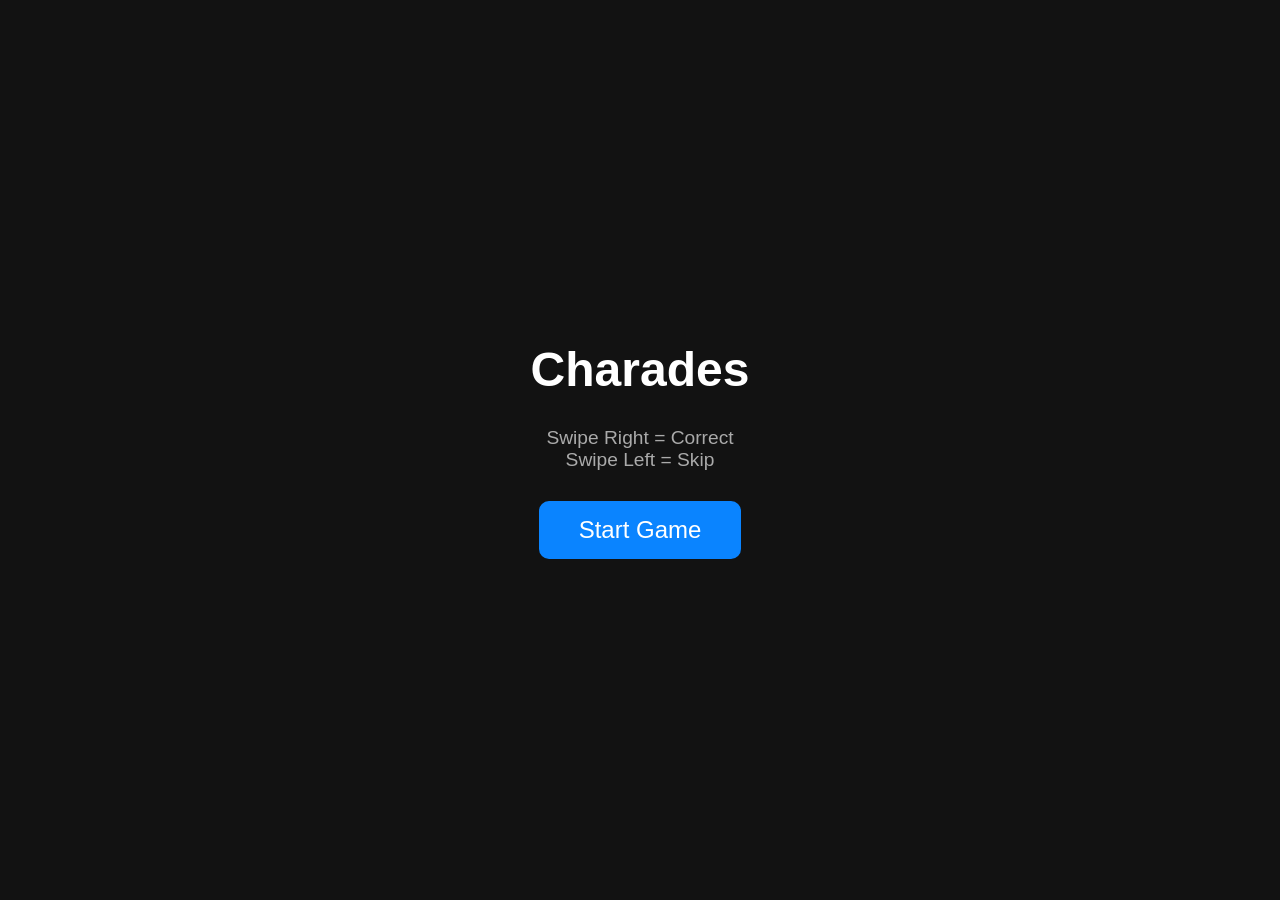
<file: Index.html>
<!DOCTYPE html>
<html lang="en">
<head>
<meta charset="UTF-8">
<meta name="viewport" content="width=device-width, initial-scale=1.0, maximum-scale=1.0, user-scalable=no">
<title>Charades</title>
<style>
  * { box-sizing: border-box; margin: 0; padding: 0; user-select: none; -webkit-user-select: none; }
  body { font-family: -apple-system, BlinkMacSystemFont, "Segoe UI", Roboto, Helvetica, Arial, sans-serif; background: #121212; color: white; display: flex; flex-direction: column; align-items: center; justify-content: center; height: 100vh; overflow: hidden; touch-action: none; }
  #start-screen, #game-screen, #end-screen { display: none; flex-direction: column; align-items: center; justify-content: center; width: 100%; height: 100%; text-align: center; }
  .active { display: flex !important; }
  h1 { font-size: 3rem; margin-bottom: 20px; }
  .word-card { background: #333; border-radius: 20px; width: 80%; height: 50%; display: flex; align-items: center; justify-content: center; font-size: 4rem; font-weight: bold; margin: 20px 0; transition: transform 0.2s, background-color 0.2s; box-shadow: 0 10px 20px rgba(0,0,0,0.5); }
  button { padding: 15px 40px; font-size: 1.5rem; background: #0A84FF; color: white; border: none; border-radius: 10px; cursor: pointer; }
  button:active { background: #0060c0; }
  #timer { font-size: 2rem; color: #FF453A; font-weight: bold; position: absolute; top: 40px; right: 30px; }
  #score-display { font-size: 2rem; color: #32D74B; font-weight: bold; position: absolute; top: 40px; left: 30px; }
  .instructions { font-size: 1.2rem; color: #aaa; margin-top: 10px; }
</style>
</head>
<body>

<div id="start-screen" class="active">
  <h1>Charades</h1>
  <p class="instructions">Swipe Right = Correct<br>Swipe Left = Skip</p>
  <button onclick="startGame()" style="margin-top: 30px;">Start Game</button>
</div>


<div id="game-screen">
  <div id="score-display">0</div>
  <div id="timer">60</div>
  <div class="word-card" id="word-card">WORD</div>
  <p class="instructions">Swipe card to play</p>
</div>

<div id="end-screen">
  <h1>Time's Up!</h1>
  <h2>Final Score: <span id="final-score">0</span></h2>
  <button onclick="resetGame()" style="margin-top: 30px;">Play Again</button>
</div>

<script>
  const words = ["Apple", "Elephant", "Helicopter", "Guitar", "Sunshine", "Ocean", "Kangaroo", "Pizza", "Firefighter", "Mountain", "Telescope", "Butterfly", "Pyramid", "Robot", "Dragon", "Volcano", "Astronaut", "Piano", "Bicycle", "Penguin"];
  let score = 0;
  let timeLeft = 60;
  let timerInterval;
  let currentWords = [];
  
  const startScreen = document.getElementById("start-screen");
  const gameScreen = document.getElementById("game-screen");
  const endScreen = document.getElementById("end-screen");
  const wordCard = document.getElementById("word-card");
  const timerEl = document.getElementById("timer");
  const scoreEl = document.getElementById("score-display");
  const finalScoreEl = document.getElementById("final-score");

  let touchStartX = 0;
  let touchEndX = 0;

  function shuffle(array) {
    return array.sort(() => Math.random() - 0.5);
  }

  function startGame() {
    score = 0;
    timeLeft = 60;
    currentWords = shuffle([...words]);
    updateScore();
    timerEl.innerText = timeLeft;
    
    startScreen.classList.remove("active");
    endScreen.classList.remove("active");
    gameScreen.classList.add("active");
    
    nextWord();
    timerInterval = setInterval(updateTimer, 1000);
  }

  function updateTimer() {
    timeLeft--;
    timerEl.innerText = timeLeft;
    if (timeLeft <= 0) {
      endGame();
    }
  }

  function nextWord() {
    if (currentWords.length === 0) currentWords = shuffle([...words]);
    wordCard.style.transition = "none";
    wordCard.style.transform = "translateX(0)";
    wordCard.style.backgroundColor = "#333";
    wordCard.innerText = currentWords.pop();
  }

  function updateScore() {
    scoreEl.innerText = score;
  }

  function handleSwipe() {
    const diff = touchEndX - touchStartX;
    if (Math.abs(diff) > 50) { 
      wordCard.style.transition = "transform 0.2s, background-color 0.2s";
      if (diff > 0) {
        score++;
        wordCard.style.transform = "translateX(100vw)";
        wordCard.style.backgroundColor = "#32D74B";
      } else {
        wordCard.style.transform = "translateX(-100vw)";
        wordCard.style.backgroundColor = "#FF453A";
      }
      updateScore();
      setTimeout(nextWord, 200);
    }
  }

  wordCard.addEventListener('touchstart', e => {
    touchStartX = e.changedTouches[0].screenX;
  });

  wordCard.addEventListener('touchend', e => {
    touchEndX = e.changedTouches[0].screenX;
    handleSwipe();
  });

  function endGame() {
    clearInterval(timerInterval);
    gameScreen.classList.remove("active");
    endScreen.classList.add("active");
    finalScoreEl.innerText = score;
  }

  function resetGame() {
    startScreen.classList.add("active");
    endScreen.classList.remove("active
</file>
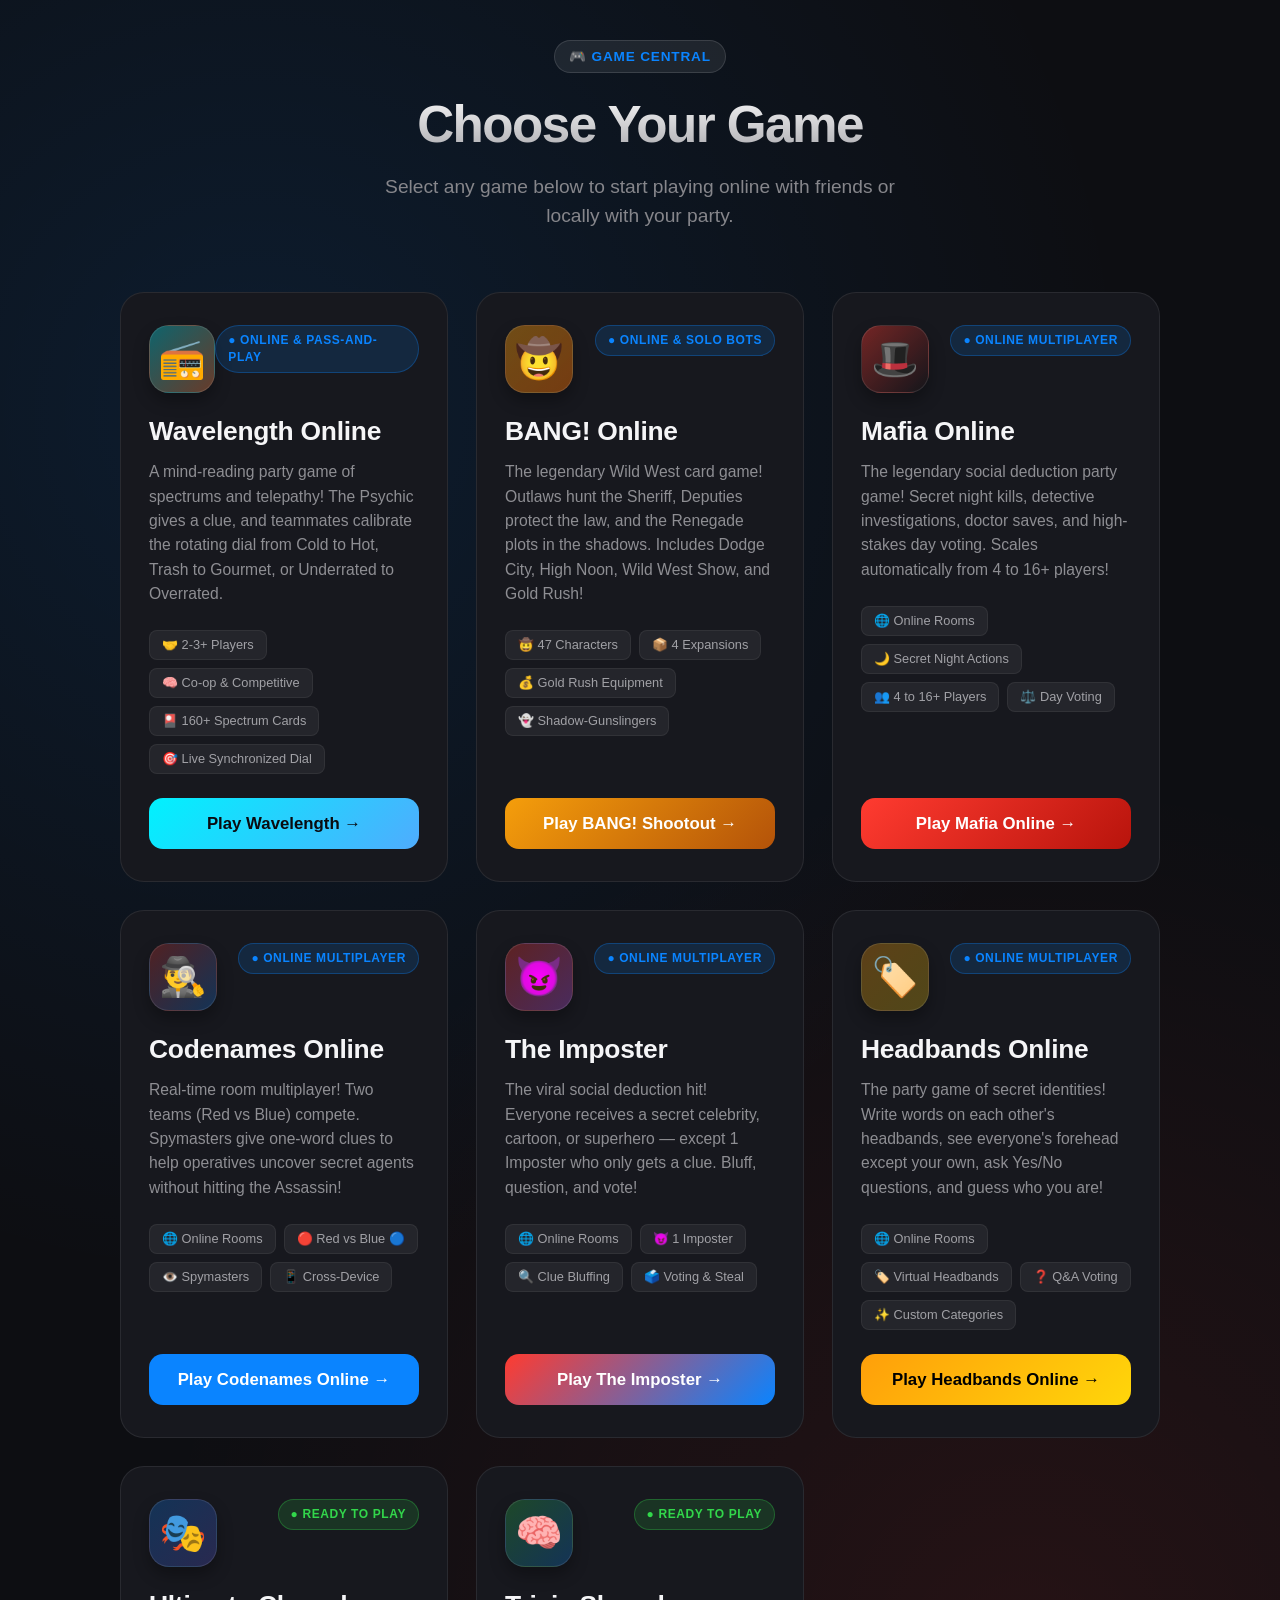
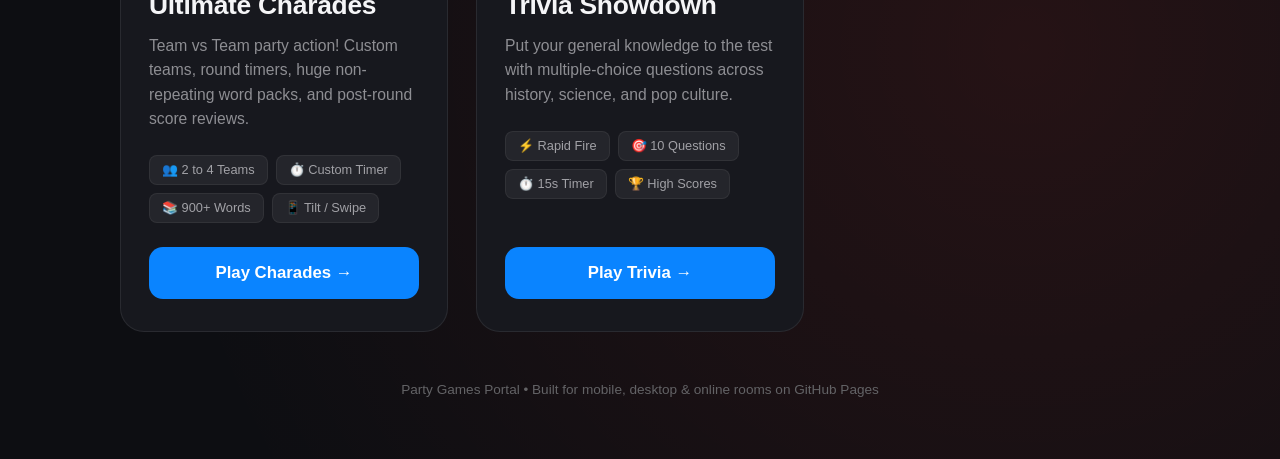
<file: index.html>
<!DOCTYPE html>
<html lang="en">
<head>
<meta charset="UTF-8">
<meta name="viewport" content="width=device-width, initial-scale=1.0, maximum-scale=1.0, user-scalable=no">
<title>Game Night Hub - Play Free Party Games Online</title>
<meta name="description" content="Play real-time online party games with friends! Featuring Codenames Online, The Imposter, Headbands, Ultimate Charades, and Trivia.">
<link rel="icon" type="image/svg+xml" href="favicon.svg">
<link rel="manifest" href="site.webmanifest">
<meta name="theme-color" content="#0d0e12">

<!-- Open Graph / Social Previews -->
<meta property="og:type" content="website">
<meta property="og:title" content="Game Night Hub - Play Free Party Games Online">
<meta property="og:description" content="Instant real-time party games on phone & desktop: Codenames, The Imposter, Headbands, Charades, and Trivia!">
<meta property="og:image" content="favicon.svg">

<!-- Twitter Card -->
<meta name="twitter:card" content="summary">
<meta name="twitter:title" content="Game Night Hub - Play Free Party Games Online">
<meta name="twitter:description" content="Play online party games with friends: Codenames, The Imposter, Headbands, Charades, and Trivia!">
<meta name="twitter:image" content="favicon.svg">

<!-- iOS Mobile Web App -->
<meta name="apple-mobile-web-app-capable" content="yes">
<meta name="apple-mobile-web-app-status-bar-style" content="black-translucent">
<meta name="apple-mobile-web-app-title" content="Game Night">

<!-- Shared Design System -->
<link rel="stylesheet" href="css/common.css">

<!-- Shared Modular Libraries -->
<script src="js/shared/ui.js"></script>
<style>
  * {
    box-sizing: border-box;
    margin: 0;
    padding: 0;
  }

  body {
    font-family: -apple-system, BlinkMacSystemFont, "Segoe UI", Roboto, Helvetica, Arial, sans-serif;
    background: #0d0e12;
    background-image: 
      radial-gradient(circle at 20% 20%, rgba(10, 132, 255, 0.12) 0%, transparent 45%),
      radial-gradient(circle at 80% 80%, rgba(255, 59, 48, 0.10) 0%, transparent 45%);
    color: #f5f5f7;
    min-height: 100vh;
    display: flex;
    flex-direction: column;
    align-items: center;
    padding: 40px 20px 60px;
  }

  header {
    text-align: center;
    max-width: 680px;
    margin-bottom: 40px;
  }

  .pill-badge {
    display: inline-flex;
    align-items: center;
    gap: 6px;
    padding: 6px 14px;
    font-size: 0.85rem;
    font-weight: 600;
    text-transform: uppercase;
    letter-spacing: 0.06em;
    background: rgba(255, 255, 255, 0.08);
    border: 1px solid rgba(255, 255, 255, 0.12);
    border-radius: 999px;
    color: #0A84FF;
    margin-bottom: 16px;
  }

  h1 {
    font-size: clamp(2.2rem, 5vw, 3.2rem);
    font-weight: 800;
    letter-spacing: -0.03em;
    margin-bottom: 12px;
    background: linear-gradient(180deg, #ffffff 0%, #a1a1a6 100%);
    -webkit-background-clip: text;
    -webkit-text-fill-color: transparent;
  }

  p.subtitle {
    font-size: clamp(1rem, 2.5vw, 1.2rem);
    color: #86868b;
    line-height: 1.5;
  }

  .game-grid {
    display: grid;
    grid-template-columns: repeat(auto-fit, minmax(320px, 1fr));
    gap: 28px;
    width: 100%;
    max-width: 1040px;
  }

  .game-card {
    background: #17181e;
    border: 1px solid rgba(255, 255, 255, 0.08);
    border-radius: 24px;
    padding: 32px 28px;
    display: flex;
    flex-direction: column;
    justify-content: space-between;
    text-decoration: none;
    color: inherit;
    position: relative;
    overflow: hidden;
    transition: transform 0.25s cubic-bezier(0.2, 0.8, 0.2, 1), 
                box-shadow 0.25s cubic-bezier(0.2, 0.8, 0.2, 1),
                border-color 0.25s ease;
  }

  .game-card:hover {
    transform: translateY(-6px);
    box-shadow: 0 20px 40px rgba(0, 0, 0, 0.5), 0 0 35px rgba(10, 132, 255, 0.2);
    border-color: rgba(10, 132, 255, 0.45);
  }

  .card-top {
    display: flex;
    align-items: flex-start;
    justify-content: space-between;
    margin-bottom: 20px;
  }

  .game-icon {
    width: 68px;
    height: 68px;
    border-radius: 20px;
    display: flex;
    align-items: center;
    justify-content: center;
    font-size: 2.4rem;
    background: rgba(255, 255, 255, 0.05);
    border: 1px solid rgba(255, 255, 255, 0.1);
    box-shadow: 0 8px 16px rgba(0, 0, 0, 0.3);
  }

  .game-icon.bang      { background: linear-gradient(135deg, rgba(245,158,11,0.4), rgba(180,83,9,0.6)); }
  .game-icon.mafia     { background: linear-gradient(135deg, rgba(255,59,48,0.4), rgba(20,20,25,0.6)); }
  .game-icon.codenames { background: linear-gradient(135deg, rgba(255,59,48,0.25), rgba(10,132,255,0.25)); }
  .game-icon.imposter  { background: linear-gradient(135deg, rgba(255,59,48,0.3), rgba(191,90,242,0.3)); }
  .game-icon.charades  { background: linear-gradient(135deg, rgba(10,132,255,0.25), rgba(94,92,230,0.25)); }
  .game-icon.headbands { background: linear-gradient(135deg, rgba(255,159,10,0.3), rgba(255,214,10,0.25)); }
  .game-icon.trivia    { background: linear-gradient(135deg, rgba(50,215,75,0.25), rgba(10,132,255,0.25)); }
  .game-icon.wavelength { background: linear-gradient(135deg, rgba(0,242,254,0.35), rgba(255,126,64,0.35)); }

  .status-badge {
    font-size: 0.75rem;
    font-weight: 700;
    text-transform: uppercase;
    letter-spacing: 0.05em;
    padding: 6px 12px;
    border-radius: 999px;
    background: rgba(50, 215, 75, 0.15);
    color: #32D74B;
    border: 1px solid rgba(50, 215, 75, 0.3);
  }
  .status-badge.multi {
    background: rgba(10, 132, 255, 0.15);
    color: #0A84FF;
    border: 1px solid rgba(10, 132, 255, 0.3);
  }

  .game-title {
    font-size: 1.65rem;
    font-weight: 700;
    margin-bottom: 10px;
    letter-spacing: -0.01em;
  }

  .game-desc {
    font-size: 0.98rem;
    color: #8e8e93;
    line-height: 1.55;
    margin-bottom: 24px;
    min-height: 48px;
  }

  .tags {
    display: flex;
    flex-wrap: wrap;
    gap: 8px;
    margin-bottom: 24px;
  }

  .tag {
    font-size: 0.8rem;
    font-weight: 500;
    color: #a1a1a6;
    background: rgba(255, 255, 255, 0.06);
    border: 1px solid rgba(255, 255, 255, 0.06);
    padding: 5px 12px;
    border-radius: 8px;
  }

  .card-action {
    display: inline-flex;
    align-items: center;
    justify-content: center;
    gap: 8px;
    width: 100%;
    padding: 14px 20px;
    font-size: 1.05rem;
    font-weight: 600;
    border-radius: 14px;
    background: #0A84FF;
    color: #fff;
    border: none;
    cursor: pointer;
    transition: background 0.2s, transform 0.15s;
    text-align: center;
  }
  .game-card:hover .card-action {
    background: #0071e3;
  }

  footer {
    margin-top: auto;
    padding-top: 48px;
    font-size: 0.85rem;
    color: #636366;
    text-align: center;
  }
</style>
</head>
<body>

<header>
  <div class="pill-badge">🎮 Game Central</div>
  <h1>Choose Your Game</h1>
  <p class="subtitle">Select any game below to start playing online with friends or locally with your party.</p>
</header>

<main class="game-grid">
  <!-- Wavelength Online Tile (New Telepathic Spectrum Party Game) -->
  <a href="wavelength.html" class="game-card">
    <div>
      <div class="card-top">
        <div class="game-icon wavelength">📻</div>
        <span class="status-badge multi">● Online &amp; Pass-and-Play</span>
      </div>
      <h2 class="game-title">Wavelength Online</h2>
      <p class="game-desc">A mind-reading party game of spectrums and telepathy! The Psychic gives a clue, and teammates calibrate the rotating dial from Cold to Hot, Trash to Gourmet, or Underrated to Overrated.</p>
      <div class="tags">
        <span class="tag">🤝 2-3+ Players</span>
        <span class="tag">🧠 Co-op &amp; Competitive</span>
        <span class="tag">🎴 160+ Spectrum Cards</span>
        <span class="tag">🎯 Live Synchronized Dial</span>
      </div>
    </div>
    <div class="card-action" style="background: linear-gradient(135deg, #00f2fe, #4facfe); color: #0a0b10;">Play Wavelength →</div>
  </a>

  <!-- BANG! Online Tile (Wild West Shootout Card Game) -->
  <a href="bang.html" class="game-card">
    <div>
      <div class="card-top">
        <div class="game-icon bang">🤠</div>
        <span class="status-badge multi">● Online &amp; Solo Bots</span>
      </div>
      <h2 class="game-title">BANG! Online</h2>
      <p class="game-desc">The legendary Wild West card game! Outlaws hunt the Sheriff, Deputies protect the law, and the Renegade plots in the shadows. Includes Dodge City, High Noon, Wild West Show, and Gold Rush!</p>
      <div class="tags">
        <span class="tag">🤠 47 Characters</span>
        <span class="tag">📦 4 Expansions</span>
        <span class="tag">💰 Gold Rush Equipment</span>
        <span class="tag">👻 Shadow-Gunslingers</span>
      </div>
    </div>
    <div class="card-action" style="background: linear-gradient(135deg, #f59e0b, #b45309);">Play BANG! Shootout →</div>
  </a>

  <!-- Mafia Online Tile (New Social Deduction Multiplayer) -->
  <a href="mafia.html" class="game-card">
    <div>
      <div class="card-top">
        <div class="game-icon mafia">🎩</div>
        <span class="status-badge multi">● Online Multiplayer</span>
      </div>
      <h2 class="game-title">Mafia Online</h2>
      <p class="game-desc">The legendary social deduction party game! Secret night kills, detective investigations, doctor saves, and high-stakes day voting. Scales automatically from 4 to 16+ players!</p>
      <div class="tags">
        <span class="tag">🌐 Online Rooms</span>
        <span class="tag">🌙 Secret Night Actions</span>
        <span class="tag">👥 4 to 16+ Players</span>
        <span class="tag">⚖️ Day Voting</span>
      </div>
    </div>
    <div class="card-action" style="background: linear-gradient(135deg, #ff3b30, #b8140c);">Play Mafia Online →</div>
  </a>

  <!-- Codenames Online Tile (Featured Multiplayer) -->
  <a href="codenames.html" class="game-card">
    <div>
      <div class="card-top">
        <div class="game-icon codenames">🕵️‍♂️</div>
        <span class="status-badge multi">● Online Multiplayer</span>
      </div>
      <h2 class="game-title">Codenames Online</h2>
      <p class="game-desc">Real-time room multiplayer! Two teams (Red vs Blue) compete. Spymasters give one-word clues to help operatives uncover secret agents without hitting the Assassin!</p>
      <div class="tags">
        <span class="tag">🌐 Online Rooms</span>
        <span class="tag">🔴 Red vs Blue 🔵</span>
        <span class="tag">👁️ Spymasters</span>
        <span class="tag">📱 Cross-Device</span>
      </div>
    </div>
    <div class="card-action">Play Codenames Online →</div>
  </a>

  <!-- The Imposter Online Tile (Viral Social Deduction) -->
  <a href="imposter.html" class="game-card">
    <div>
      <div class="card-top">
        <div class="game-icon imposter">😈</div>
        <span class="status-badge multi">● Online Multiplayer</span>
      </div>
      <h2 class="game-title">The Imposter</h2>
      <p class="game-desc">The viral social deduction hit! Everyone receives a secret celebrity, cartoon, or superhero — except 1 Imposter who only gets a clue. Bluff, question, and vote!</p>
      <div class="tags">
        <span class="tag">🌐 Online Rooms</span>
        <span class="tag">😈 1 Imposter</span>
        <span class="tag">🔍 Clue Bluffing</span>
        <span class="tag">🗳️ Voting & Steal</span>
      </div>
    </div>
    <div class="card-action" style="background: linear-gradient(135deg, #ff3b30, #0a84ff);">Play The Imposter →</div>
  </a>

  <!-- Headbands Online Tile -->
  <a href="headbands.html" class="game-card">
    <div>
      <div class="card-top">
        <div class="game-icon headbands">🏷️</div>
        <span class="status-badge multi">● Online Multiplayer</span>
      </div>
      <h2 class="game-title">Headbands Online</h2>
      <p class="game-desc">The party game of secret identities! Write words on each other's headbands, see everyone's forehead except your own, ask Yes/No questions, and guess who you are!</p>
      <div class="tags">
        <span class="tag">🌐 Online Rooms</span>
        <span class="tag">🏷️ Virtual Headbands</span>
        <span class="tag">❓ Q&A Voting</span>
        <span class="tag">✨ Custom Categories</span>
      </div>
    </div>
    <div class="card-action" style="background: linear-gradient(135deg, #ff9f0a, #ffd60a); color: #000; font-weight: 700;">Play Headbands Online →</div>
  </a>

  <!-- Charades Tile -->
  <a href="charades.html" class="game-card">
    <div>
      <div class="card-top">
        <div class="game-icon charades">🎭</div>
        <span class="status-badge">● Ready to Play</span>
      </div>
      <h2 class="game-title">Ultimate Charades</h2>
      <p class="game-desc">Team vs Team party action! Custom teams, round timers, huge non-repeating word packs, and post-round score reviews.</p>
      <div class="tags">
        <span class="tag">👥 2 to 4 Teams</span>
        <span class="tag">⏱️ Custom Timer</span>
        <span class="tag">📚 900+ Words</span>
        <span class="tag">📱 Tilt / Swipe</span>
      </div>
    </div>
    <div class="card-action">Play Charades →</div>
  </a>

  <!-- Trivia Showdown Tile -->
  <a href="trivia.html" class="game-card">
    <div>
      <div class="card-top">
        <div class="game-icon trivia">🧠</div>
        <span class="status-badge">● Ready to Play</span>
      </div>
      <h2 class="game-title">Trivia Showdown</h2>
      <p class="game-desc">Put your general knowledge to the test with multiple-choice questions across history, science, and pop culture.</p>
      <div class="tags">
        <span class="tag">⚡ Rapid Fire</span>
        <span class="tag">🎯 10 Questions</span>
        <span class="tag">⏱️ 15s Timer</span>
        <span class="tag">🏆 High Scores</span>
      </div>
    </div>
    <div class="card-action">Play Trivia →</div>
  </a>
</main>

<footer>
  <p>Party Games Portal • Built for mobile, desktop & online rooms on GitHub Pages</p>
</footer>

</body>
</html>
</file>
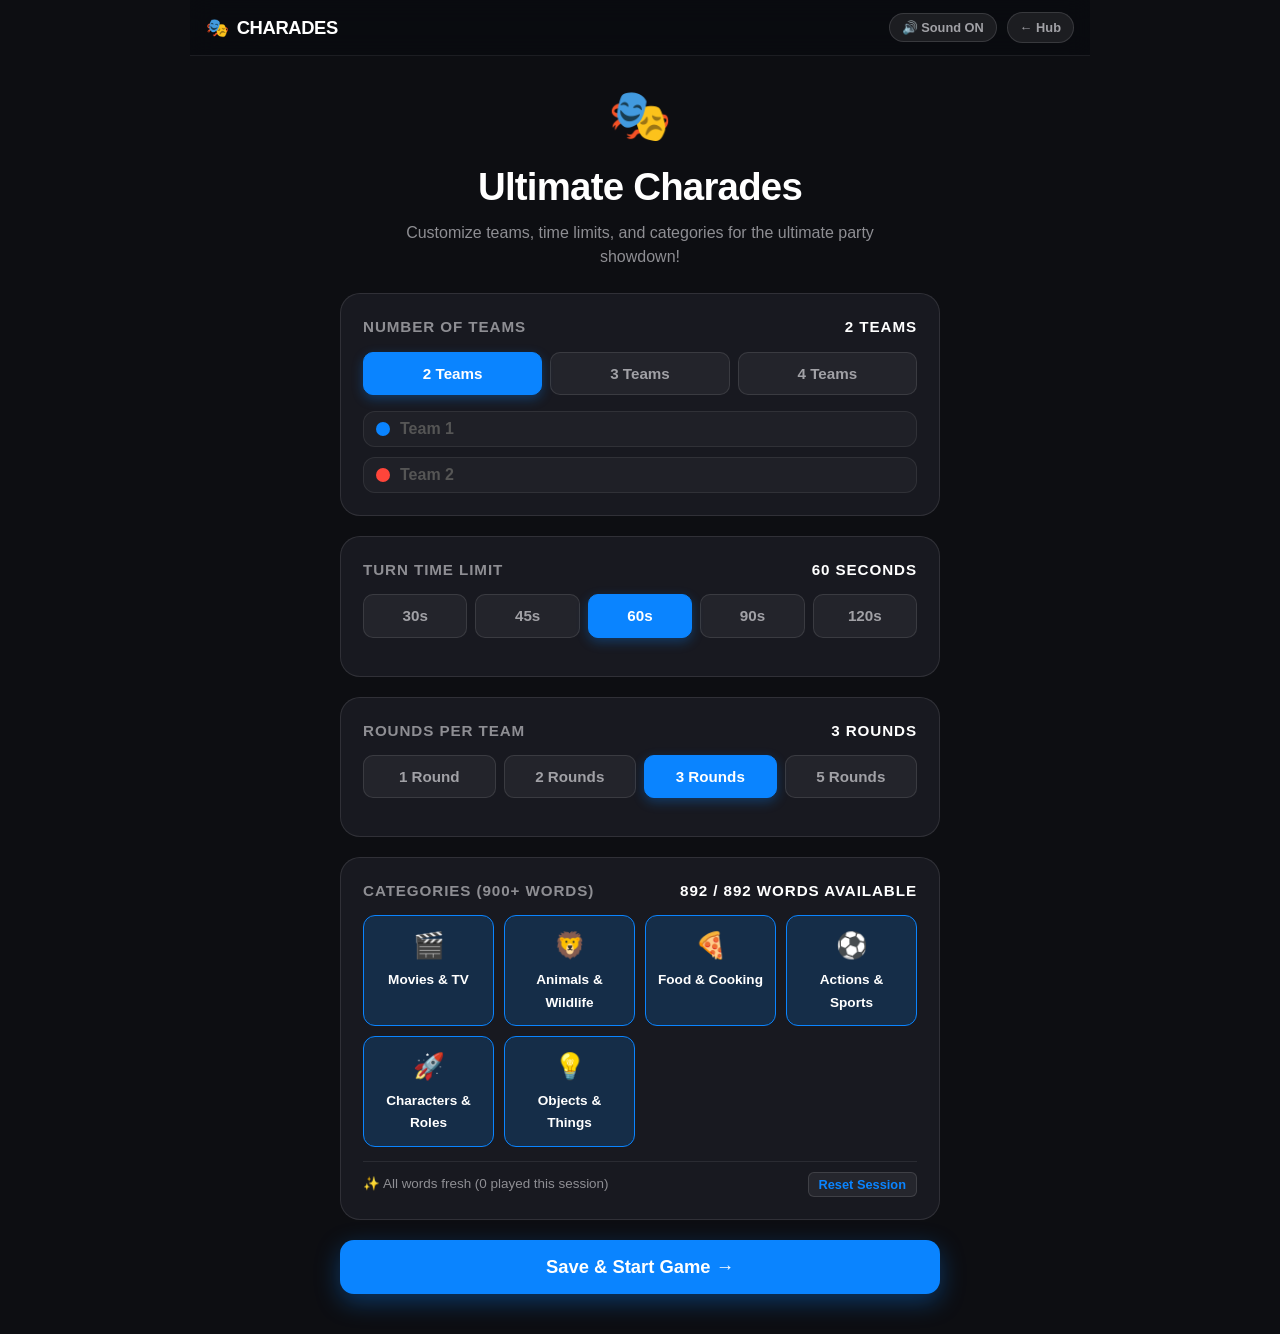
<file: charades.html>
<!DOCTYPE html>
<html lang="en">
<head>
<meta charset="UTF-8">
<meta name="viewport" content="width=device-width, initial-scale=1.0, maximum-scale=1.0, user-scalable=no">
<title>Ultimate Charades - Team Party Game</title>
<meta name="description" content="Fast-paced team charades with 900+ words across Movies, Animals, Food, Actions, Characters, and Objects. Custom teams, timers, and tilt/swipe controls!">
<link rel="icon" type="image/svg+xml" href="favicon.svg">
<link rel="manifest" href="site.webmanifest">
<meta name="theme-color" content="#0d0e12">

<!-- Open Graph / Social Previews -->
<meta property="og:type" content="website">
<meta property="og:title" content="Ultimate Charades - Play at Your Party">
<meta property="og:description" content="Team vs Team party action! 900+ curated words, custom timers, and swipe/tilt scoring.">
<meta property="og:image" content="favicon.svg">

<!-- Twitter Card -->
<meta name="twitter:card" content="summary">
<meta name="twitter:title" content="Ultimate Charades - Play at Your Party">
<meta name="twitter:description" content="Fast-paced team charades with 900+ prompts. Play with friends on any phone!">
<meta name="twitter:image" content="favicon.svg">

<!-- iOS Mobile Web App -->
<meta name="apple-mobile-web-app-capable" content="yes">
<meta name="apple-mobile-web-app-status-bar-style" content="black-translucent">
<meta name="apple-mobile-web-app-title" content="Charades">

<!-- Shared Design System -->
<link rel="stylesheet" href="css/common.css">

<!-- Shared Modular Libraries -->
<script src="js/shared/ui.js"></script>
<script src="js/shared/audio.js"></script>
<style>
  * { box-sizing: border-box; margin: 0; padding: 0; user-select: none; -webkit-user-select: none; }
  
  :root {
    --bg-dark: #0d0e12;
    --card-bg: #181920;
    --card-border: rgba(255, 255, 255, 0.1);
    --accent-blue: #0A84FF;
    --accent-green: #32D74B;
    --accent-red: #FF453A;
    --accent-orange: #FF9F0A;
    --accent-purple: #BF5AF2;
    --accent-yellow: #FFD60A;
  }

  body {
    font-family: -apple-system, BlinkMacSystemFont, "Segoe UI", Roboto, Helvetica, Arial, sans-serif;
    background: var(--bg-dark);
    color: #f5f5f7;
    min-height: 100vh;
    display: flex;
    flex-direction: column;
    align-items: center;
    justify-content: center;
    overflow-x: hidden;
    position: relative;
    touch-action: pan-y;
  }

  /* Top Navigation Strip */
  .top-navbar {
    width: 100%;
    max-width: 900px;
    height: 56px;
    display: flex;
    align-items: center;
    justify-content: space-between;
    padding: 0 16px;
    border-bottom: 1px solid rgba(255, 255, 255, 0.08);
    background: rgba(10, 11, 16, 0.85);
    backdrop-filter: blur(12px);
    position: sticky;
    top: 0;
    z-index: 200;
  }

  .nav-brand {
    display: flex;
    align-items: center;
    gap: 8px;
    font-weight: 800;
    font-size: 1.15rem;
    letter-spacing: -0.02em;
    color: #fff;
    text-decoration: none;
  }

  .nav-controls {
    display: flex;
    align-items: center;
    gap: 10px;
  }

  .nav-pill-btn, .nav-btn {
    padding: 6px 12px;
    font-size: 0.8rem;
    font-weight: 600;
    border-radius: 999px;
    background: rgba(255, 255, 255, 0.08);
    color: #a1a1a6;
    border: 1px solid rgba(255, 255, 255, 0.12);
    cursor: pointer;
    text-decoration: none;
    display: inline-flex;
    align-items: center;
    gap: 5px;
    transition: all 0.2s;
  }
  .nav-pill-btn:hover, .nav-btn:hover {
    background: rgba(255, 255, 255, 0.16);
    color: #fff;
  }

  /* Screen Containers */
  .screen {
    display: none;
    flex-direction: column;
    align-items: center;
    width: 100%;
    max-width: 640px;
    padding: 24px 20px 40px;
    min-height: calc(100vh - 56px);
    text-align: center;
    animation: fadeIn 0.25s ease-out;
  }
  .screen.active {
    display: flex;
  }

  @keyframes fadeIn {
    from { opacity: 0; transform: translateY(8px); }
    to { opacity: 1; transform: translateY(0); }
  }

  /* Typography */
  h1 { font-size: 2.4rem; font-weight: 800; letter-spacing: -0.02em; margin-bottom: 8px; }
  h2 { font-size: 1.5rem; font-weight: 700; margin-bottom: 12px; }
  p.subtitle { color: #8e8e93; font-size: 1rem; line-height: 1.5; margin-bottom: 24px; }

  /* Buttons */
  .btn-primary {
    width: 100%;
    padding: 16px 28px;
    font-size: 1.15rem;
    font-weight: 700;
    background: var(--accent-blue);
    color: white;
    border: none;
    border-radius: 14px;
    cursor: pointer;
    box-shadow: 0 8px 24px rgba(10, 132, 255, 0.35);
    transition: transform 0.15s, background 0.2s, box-shadow 0.2s;
  }
  .btn-primary:hover {
    background: #0071e3;
    transform: translateY(-2px);
    box-shadow: 0 12px 28px rgba(10, 132, 255, 0.45);
  }
  .btn-primary:active {
    transform: scale(0.98);
  }

  .btn-secondary {
    padding: 12px 20px;
    font-size: 0.95rem;
    font-weight: 600;
    background: rgba(255, 255, 255, 0.08);
    color: #f5f5f7;
    border: 1px solid rgba(255, 255, 255, 0.12);
    border-radius: 12px;
    cursor: pointer;
    transition: all 0.2s;
  }
  .btn-secondary:hover {
    background: rgba(255, 255, 255, 0.15);
  }

  /* Configuration Section Cards */
  .config-section {
    width: 100%;
    background: var(--card-bg);
    border: 1px solid var(--card-border);
    border-radius: 20px;
    padding: 22px;
    margin-bottom: 20px;
    text-align: left;
  }
  .config-title {
    font-size: 0.95rem;
    font-weight: 700;
    text-transform: uppercase;
    letter-spacing: 0.06em;
    color: #8E8E93;
    margin-bottom: 14px;
    display: flex;
    justify-content: space-between;
    align-items: center;
  }

  /* Option Pill Groups */
  .pill-group {
    display: flex;
    gap: 8px;
    flex-wrap: wrap;
  }
  .pill-choice {
    flex: 1;
    min-width: 65px;
    padding: 10px 14px;
    font-size: 0.95rem;
    font-weight: 600;
    text-align: center;
    background: rgba(255, 255, 255, 0.05);
    border: 1px solid rgba(255, 255, 255, 0.1);
    border-radius: 10px;
    color: #a1a1a6;
    cursor: pointer;
    transition: all 0.2s;
  }
  .pill-choice.selected {
    background: var(--accent-blue);
    border-color: var(--accent-blue);
    color: #fff;
    box-shadow: 0 4px 12px rgba(10, 132, 255, 0.3);
  }

  /* Team Name Inputs */
  .teams-container {
    display: flex;
    flex-direction: column;
    gap: 10px;
    margin-top: 14px;
  }
  .team-input-row {
    display: flex;
    align-items: center;
    gap: 10px;
    background: rgba(255, 255, 255, 0.03);
    border: 1px solid rgba(255, 255, 255, 0.08);
    border-radius: 12px;
    padding: 8px 12px;
  }
  .team-dot {
    width: 14px;
    height: 14px;
    border-radius: 50%;
    flex-shrink: 0;
  }
  .team-name-input {
    background: transparent;
    border: none;
    color: #fff;
    font-size: 1rem;
    font-weight: 600;
    width: 100%;
    outline: none;
  }
  .team-name-input::placeholder { color: #555; }

  /* Category Grid */
  .category-grid {
    display: grid;
    grid-template-columns: repeat(auto-fill, minmax(130px, 1fr));
    gap: 10px;
  }
  .cat-card {
    background: rgba(255, 255, 255, 0.04);
    border: 1px solid rgba(255, 255, 255, 0.08);
    border-radius: 12px;
    padding: 12px 10px;
    text-align: center;
    cursor: pointer;
    transition: all 0.2s;
  }
  .cat-card .cat-icon { font-size: 1.6rem; margin-bottom: 4px; display: block; }
  .cat-card .cat-name { font-size: 0.85rem; font-weight: 600; color: #a1a1a6; }
  .cat-card.selected {
    background: rgba(10, 132, 255, 0.18);
    border-color: var(--accent-blue);
  }
  .cat-card.selected .cat-name { color: #fff; font-weight: 700; }

  /* Pre-Round Ready Screen */
  .turn-banner {
    background: var(--card-bg);
    border: 2px solid var(--team-color, var(--accent-blue));
    border-radius: 24px;
    padding: 32px 20px;
    width: 100%;
    box-shadow: 0 16px 40px rgba(0, 0, 0, 0.4);
    margin: 20px 0 28px;
  }
  .round-indicator {
    font-size: 0.85rem;
    font-weight: 700;
    text-transform: uppercase;
    letter-spacing: 0.08em;
    color: #8E8E93;
    margin-bottom: 8px;
  }
  .team-hero-name {
    font-size: 2.4rem;
    font-weight: 800;
    margin-bottom: 12px;
    color: var(--team-color, #fff);
  }
  .scoreboard-strip {
    display: flex;
    justify-content: center;
    gap: 16px;
    flex-wrap: wrap;
    margin-top: 18px;
    padding-top: 18px;
    border-top: 1px solid rgba(255, 255, 255, 0.08);
  }
  .scoreboard-item {
    font-size: 0.95rem;
    font-weight: 600;
    color: #a1a1a6;
  }
  .scoreboard-item strong { color: #fff; }

  /* 3-2-1 Countdown Overlay */
  #countdown-overlay {
    position: fixed;
    top: 0;
    left: 0;
    right: 0;
    bottom: 0;
    background: rgba(13, 14, 18, 0.92);
    backdrop-filter: blur(12px);
    display: none;
    flex-direction: column;
    align-items: center;
    justify-content: center;
    z-index: 500;
  }
  #countdown-overlay.active { display: flex; }
  .countdown-number {
    font-size: 9rem;
    font-weight: 900;
    color: var(--accent-blue);
    animation: popBounce 0.8s cubic-bezier(0.175, 0.885, 0.32, 1.275);
  }
  @keyframes popBounce {
    0% { transform: scale(0.3); opacity: 0; }
    50% { transform: scale(1.15); opacity: 1; }
    100% { transform: scale(1); opacity: 1; }
  }

  /* Active Game Screen */
  #game-screen {
    justify-content: space-between;
    padding-top: 20px;
    padding-bottom: 20px;
    height: 100vh;
    touch-action: none;
  }

  .game-hud {
    width: 100%;
    display: flex;
    justify-content: space-between;
    align-items: center;
    padding: 0 10px;
  }
  .team-chip {
    display: inline-flex;
    align-items: center;
    gap: 8px;
    padding: 6px 14px;
    border-radius: 999px;
    background: rgba(255, 255, 255, 0.08);
    font-size: 0.95rem;
    font-weight: 700;
  }
  .timer-box {
    font-size: 2.2rem;
    font-weight: 800;
    font-variant-numeric: tabular-nums;
    color: var(--accent-blue);
    padding: 4px 16px;
    border-radius: 12px;
    background: rgba(10, 132, 255, 0.1);
    border: 1px solid rgba(10, 132, 255, 0.2);
    transition: all 0.3s;
  }
  .timer-box.urgent {
    color: var(--accent-red);
    background: rgba(255, 69, 58, 0.18);
    border-color: var(--accent-red);
    animation: pulse 1s infinite alternate;
  }
  @keyframes pulse {
    from { transform: scale(1); }
    to { transform: scale(1.08); }
  }
  .round-score-pill {
    font-size: 1.2rem;
    font-weight: 800;
    color: var(--accent-green);
    background: rgba(50, 215, 75, 0.12);
    padding: 6px 16px;
    border-radius: 999px;
  }

  /* Word Card */
  .word-card-wrapper {
    width: 100%;
    display: flex;
    flex-direction: column;
    align-items: center;
    justify-content: center;
    flex: 1;
    perspective: 1000px;
  }
  .word-card {
    background: var(--card-bg);
    border: 2px solid var(--card-border);
    border-radius: 28px;
    width: min(88vw, 480px);
    height: min(45vh, 320px);
    display: flex;
    flex-direction: column;
    align-items: center;
    justify-content: center;
    padding: 24px;
    box-shadow: 0 20px 48px rgba(0, 0, 0, 0.6);
    cursor: grab;
    transition: transform 0.2s cubic-bezier(0.2, 0.8, 0.2, 1), background-color 0.2s;
    position: relative;
    overflow: hidden;
  }
  .word-card:active { cursor: grabbing; }

  .word-category-tag {
    position: absolute;
    top: 20px;
    font-size: 0.8rem;
    font-weight: 700;
    text-transform: uppercase;
    letter-spacing: 0.08em;
    color: #8E8E93;
    background: rgba(255, 255, 255, 0.06);
    padding: 4px 12px;
    border-radius: 999px;
  }
  .word-text {
    font-size: clamp(2.4rem, 6.5vw, 3.8rem);
    font-weight: 800;
    letter-spacing: -0.02em;
    line-height: 1.2;
    text-align: center;
  }

  .swipe-hints {
    font-size: 0.95rem;
    color: #777;
    margin-top: 14px;
    display: flex;
    gap: 20px;
  }
  .swipe-hints span { display: inline-flex; align-items: center; gap: 4px; }
  .hint-skip { color: var(--accent-red); font-weight: 600; }
  .hint-correct { color: var(--accent-green); font-weight: 600; }

  /* Active Play Controls */
  .play-actions {
    display: flex;
    width: 100%;
    max-width: 480px;
    gap: 16px;
    padding: 0 10px;
  }
  .action-btn {
    flex: 1;
    padding: 16px;
    font-size: 1.15rem;
    font-weight: 700;
    border-radius: 16px;
    border: none;
    cursor: pointer;
    display: flex;
    align-items: center;
    justify-content: center;
    gap: 8px;
    transition: transform 0.15s, background 0.2s;
  }
  .action-btn.skip {
    background: rgba(255, 69, 58, 0.18);
    color: var(--accent-red);
    border: 1px solid rgba(255, 69, 58, 0.35);
  }
  .action-btn.skip:hover { background: var(--accent-red); color: #fff; }
  .action-btn.correct {
    background: rgba(50, 215, 75, 0.18);
    color: var(--accent-green);
    border: 1px solid rgba(50, 215, 75, 0.35);
  }
  .action-btn.correct:hover { background: var(--accent-green); color: #fff; }

  /* Post-Round Review Screen */
  .review-box {
    width: 100%;
    background: var(--card-bg);
    border: 1px solid var(--card-border);
    border-radius: 20px;
    padding: 20px;
    margin: 18px 0;
    max-height: 48vh;
    overflow-y: auto;
    text-align: left;
  }
  .review-instructions {
    font-size: 0.85rem;
    color: #8E8E93;
    margin-bottom: 12px;
    text-align: center;
  }
  .review-list {
    display: flex;
    flex-direction: column;
    gap: 8px;
  }
  .review-item {
    display: flex;
    align-items: center;
    justify-content: space-between;
    padding: 10px 14px;
    border-radius: 12px;
    background: rgba(255, 255, 255, 0.03);
    border: 1px solid rgba(255, 255, 255, 0.06);
    cursor: pointer;
    transition: background 0.15s;
  }
  .review-item:hover { background: rgba(255, 255, 255, 0.07); }
  .review-word { font-weight: 700; font-size: 1.05rem; }
  .review-status {
    font-size: 0.85rem;
    font-weight: 700;
    padding: 4px 10px;
    border-radius: 999px;
  }
  .review-status.correct {
    background: rgba(50, 215, 75, 0.15);
    color: var(--accent-green);
  }
  .review-status.skipped {
    background: rgba(255, 69, 58, 0.15);
    color: var(--accent-red);
  }

  /* Game Over Screen */
  .podium-box {
    width: 100%;
    background: var(--card-bg);
    border: 1px solid var(--card-border);
    border-radius: 24px;
    padding: 28px 20px;
    margin: 20px 0 28px;
  }
  .winner-trophy { font-size: 4.5rem; margin-bottom: 8px; }
  .winner-title {
    font-size: 2.2rem;
    font-weight: 800;
    color: var(--accent-yellow);
    margin-bottom: 6px;
  }
  .final-leaderboard {
    display: flex;
    flex-direction: column;
    gap: 10px;
    margin-top: 20px;
    text-align: left;
  }
  .leaderboard-row {
    display: flex;
    align-items: center;
    justify-content: space-between;
    padding: 12px 18px;
    border-radius: 14px;
    background: rgba(255, 255, 255, 0.04);
    border: 1px solid rgba(255, 255, 255, 0.06);
  }
  .leaderboard-row.first {
    background: rgba(255, 214, 10, 0.12);
    border-color: rgba(255, 214, 10, 0.3);
  }

  /* Confetti Canvas */
  #confetti-canvas {
    position: fixed;
    top: 0;
    left: 0;
    width: 100vw;
    height: 100vh;
    pointer-events: none;
    z-index: 999;
  }
</style>
</head>
<body>

<canvas id="confetti-canvas"></canvas>

<!-- Top Navbar Strip -->
<nav class="top-navbar">
  <a href="index.html" class="nav-brand">
    <span>🎭</span>
    <span>CHARADES</span>
  </a>

  <div class="nav-controls">
    <button class="nav-pill-btn" id="sound-toggle-btn" onclick="toggleSound()">🔊 Sound ON</button>
    <a href="index.html" class="nav-pill-btn">← Hub</a>
  </div>
</nav>

<!-- Countdown Overlay -->
<div id="countdown-overlay">
  <div class="countdown-number" id="countdown-number">3</div>
  <p style="font-size: 1.2rem; color: #8E8E93; margin-top: 16px;">Get Ready to Act!</p>
</div>

<!-- SCREEN 1: Setup / Game Configuration -->
<div id="setup-screen" class="screen active">
  <span style="font-size: 3.2rem; margin-bottom: 8px;">🎭</span>
  <h1>Ultimate Charades</h1>
  <p class="subtitle">Customize teams, time limits, and categories for the ultimate party showdown!</p>

  <!-- Team Count Picker -->
  <div class="config-section">
    <div class="config-title">
      <span>Number of Teams</span>
      <span id="teams-count-label" style="color: #fff;">2 Teams</span>
    </div>
    <div class="pill-group">
      <div class="pill-choice selected" onclick="setTeamCount(2)">2 Teams</div>
      <div class="pill-choice" onclick="setTeamCount(3)">3 Teams</div>
      <div class="pill-choice" onclick="setTeamCount(4)">4 Teams</div>
    </div>
    <div class="teams-container" id="teams-inputs-container">
      <!-- Generated dynamically -->
    </div>
  </div>

  <!-- Time Limit Picker -->
  <div class="config-section">
    <div class="config-title">
      <span>Turn Time Limit</span>
      <span id="timer-selected-label" style="color: #fff;">60 Seconds</span>
    </div>
    <div class="pill-group">
      <div class="pill-choice" onclick="setTimeLimit(30)">30s</div>
      <div class="pill-choice" onclick="setTimeLimit(45)">45s</div>
      <div class="pill-choice selected" onclick="setTimeLimit(60)">60s</div>
      <div class="pill-choice" onclick="setTimeLimit(90)">90s</div>
      <div class="pill-choice" onclick="setTimeLimit(120)">120s</div>
    </div>
  </div>

  <!-- Total Rounds Picker -->
  <div class="config-section">
    <div class="config-title">
      <span>Rounds per Team</span>
      <span id="rounds-selected-label" style="color: #fff;">3 Rounds</span>
    </div>
    <div class="pill-group">
      <div class="pill-choice" onclick="setRounds(1)">1 Round</div>
      <div class="pill-choice" onclick="setRounds(2)">2 Rounds</div>
      <div class="pill-choice selected" onclick="setRounds(3)">3 Rounds</div>
      <div class="pill-choice" onclick="setRounds(5)">5 Rounds</div>
    </div>
  </div>

  <!-- Category Packs Picker -->
  <div class="config-section">
    <div class="config-title">
      <span>Categories (900+ Words)</span>
      <span id="words-count-label" style="color: #fff;">All Selected</span>
    </div>
    <div class="category-grid" id="category-grid">
      <!-- Generated dynamically -->
    </div>
    <div style="margin-top: 14px; padding-top: 10px; border-top: 1px solid rgba(255,255,255,0.08); display: flex; justify-content: space-between; align-items: center; font-size: 0.84rem; color: #8E8E93; flex-wrap: wrap; gap: 8px;">
      <span id="session-history-status">✨ 0 words played this session (never repeated)</span>
      <button type="button" onclick="manualResetSessionWords()" style="background: rgba(255,255,255,0.06); border: 1px solid rgba(255,255,255,0.12); color: var(--accent-blue); padding: 4px 10px; border-radius: 6px; cursor: pointer; font-size: 0.8rem; font-weight: 600;">Reset Session</button>
    </div>
  </div>

  <button class="btn-primary" onclick="confirmSetupAndStart()">Save & Start Game →</button>
</div>

<!-- SCREEN 2: Ready / Pass Phone Screen -->
<div id="ready-screen" class="screen">
  <div class="turn-banner" id="ready-banner">
    <div class="round-indicator" id="ready-round-indicator">Round 1 of 3</div>
    <div class="team-hero-name" id="ready-team-name">Team Blue</div>
    <p style="font-size: 1.1rem; color: #f5f5f7; margin-bottom: 10px;">It's your turn to act!</p>
    <p style="font-size: 0.95rem; color: #8e8e93; line-height: 1.4;">
      Pass the device to the player guessing or acting.<br>
      Swipe right when guessed correctly, left to pass.
    </p>

    <div class="scoreboard-strip" id="ready-scoreboard">
      <!-- Live standings inserted here -->
    </div>
  </div>

  <button class="btn-primary" onclick="startCountdown()">Ready! Start Round →</button>
</div>

<!-- SCREEN 3: Active Round Game Screen -->
<div id="game-screen" class="screen">
  <div class="game-hud">
    <div class="team-chip" id="hud-team-chip">
      <span class="team-dot" id="hud-team-dot"></span>
      <span id="hud-team-name">Team Blue</span>
    </div>
    <div class="timer-box" id="hud-timer">60</div>
    <div class="round-score-pill" id="hud-round-score">0 pts</div>
  </div>

  <div class="word-card-wrapper">
    <div class="word-card" id="word-card">
      <span class="word-category-tag" id="card-category-tag">Movies & TV</span>
      <div class="word-text" id="card-word-text">WORD</div>
    </div>
    <div class="swipe-hints">
      <span class="hint-skip">← Swipe Left (Skip)</span>
      <span class="hint-correct">Swipe Right (Got It!) →</span>
    </div>
  </div>

  <div class="play-actions">
    <button class="action-btn skip" onclick="triggerSkip()">
      <span>✕ Skip</span>
    </button>
    <button class="action-btn correct" onclick="triggerCorrect()">
      <span>✓ Got It!</span>
    </button>
  </div>
</div>

<!-- SCREEN 4: Post-Round Review Screen -->
<div id="review-screen" class="screen">
  <span style="font-size: 3rem; margin-bottom: 6px;">⏱️</span>
  <h1 id="review-title">Round Complete!</h1>
  <p class="subtitle" id="review-subtitle">Team Blue scored 0 points</p>

  <div class="review-box">
    <p class="review-instructions">Tap any word below if you need to adjust its score:</p>
    <div class="review-list" id="review-list"></div>
  </div>

  <button class="btn-primary" onclick="proceedAfterReview()">Confirm Points & Next →</button>
</div>

<!-- SCREEN 5: Championship Game Over Screen -->
<div id="gameover-screen" class="screen">
  <div class="podium-box">
    <div class="winner-trophy">🏆</div>
    <div class="winner-title" id="winner-banner">Team Blue Wins!</div>
    <p style="font-size: 1.15rem; color: #8e8e93;">Congratulations to the Charades Champions!</p>

    <div class="final-leaderboard" id="final-leaderboard">
      <!-- Ranked rows inserted dynamically -->
    </div>
  </div>

  <div style="display: flex; flex-direction: column; gap: 12px; width: 100%;">
    <button class="btn-primary" onclick="restartSameSettings()">Play Rematch ↺</button>
    <button class="btn-secondary" onclick="returnToSetup()">Change Settings & Teams</button>
    <a href="index.html" style="text-decoration: none;">
      <button class="btn-secondary" style="width: 100%;">Exit to Games Hub</button>
    </a>
  </div>
</div>

<script>
  /* ==========================================================================
     1. EXTENSIVE 900+ WORD BANK (Categorized & Non-Repeating)
     ========================================================================== */
  const WORD_CATEGORIES = {
    movies: {
      name: "Movies & TV",
      icon: "🎬",
      words: [
        "Harry Potter", "Jurassic Park", "Spider-Man", "Titanic", "Star Wars",
        "The Lion King", "Shrek", "Stranger Things", "SpongeBob",
        "Batman", "Barbie", "Frozen", "The Matrix", "Finding Nemo", "Avatar",
        "Ghostbusters", "The Avengers", "Toy Story", "Home Alone", "Wednesday Addams",
        "Indiana Jones", "Lord of the Rings", "Pirates of the Caribbean", "E.T.",
        "Back to the Future", "Grease", "Jaws", "The Simpsons", "Game of Thrones",
        "Willy Wonka", "Mary Poppins", "The Hunger Games", "Men in Black", "Twilight",
        "The Wizard of Oz", "Squid Game", "Mission: Impossible", "The Incredibles", "Transformers",
        "Godzilla", "Oppenheimer", "Top Gun", "Black Panther", "Iron Man",
        "Thor", "Captain America", "Guardians of the Galaxy", "Deadpool", "Wolverine",
        "Doctor Strange", "Black Widow", "The Flash", "Wonder Woman",
        "Aquaman", "Super Mario Bros", "Monsters, Inc.", "Up", "Inside Out",
        "Coco", "Ratatouille", "Cars", "WALL-E", "Aladdin",
        "Beauty and the Beast", "The Little Mermaid", "Mulan", "Moana", "Encanto",
        "Tangled", "Zootopia", "Kung Fu Panda", "How to Train Your Dragon", "Madagascar",
        "Despicable Me", "Minions", "Ice Age", "Nightmare Before Christmas", "Coraline",
        "The Addams Family", "Scooby-Doo", "Tom and Jerry", "Detective Pikachu", "Ninja Turtles",
        "The Office", "Friends", "Breaking Bad", "Better Call Saul", "The Walking Dead",
        "Peaky Blinders", "Euphoria", "Ted Lasso", "The Mandalorian", "Doctor Who",
        "The Big Bang Theory", "Modern Family", "Brooklyn Nine-Nine", "Parks and Recreation", "Grey's Anatomy",
        "The Crown", "Bridgerton", "Cobra Kai", "Money Heist", "Alice in Wonderland",
        "The Karate Kid", "Rocky", "Creed", "Forrest Gump", "Cast Away",
        "The Terminator", "Alien", "Predator", "Fight Club", "The Shining",
        "Psycho", "A Quiet Place", "Scream", "Halloween", "Beetlejuice",
        "Edward Scissorhands", "The Truman Show", "Legally Blonde", "Mean Girls", "Clueless",
        "Ferris Bueller", "The Breakfast Club", "Groundhog Day", "Ghost", "Dirty Dancing",
        "Footloose", "La La Land", "The Greatest Showman", "Mamma Mia!", "School of Rock",
        "Pitch Perfect", "Elf", "The Polar Express", "The Grinch", "Dune",
        "Interstellar", "Inception", "Gravity", "Planet of the Apes", "King Kong",
        "The Twilight Zone", "WandaVision", "The Bear", "Succession", "Severance",
        "The Last of Us", "The White Lotus", "Abbott Elementary", "Yellowstone", "The Boys",
        "Invincible", "Arcane", "Loki", "House of the Dragon", "Knives Out",
        "Glass Onion", "The Wolf of Wall Street", "Pulp Fiction", "The Godfather",
        "Goodfellas", "Gladiator", "Braveheart", "Shawshank Redemption", "Saving Private Ryan",
        "National Treasure", "Fast & Furious", "John Wick", "Taken", "Die Hard",
        "Speed", "Dodgeball", "Zoolander", "Step Brothers", "Superbad",
        "Anchorman", "The Hangover", "Dumb and Dumber", "Ace Ventura", "The Mask",
        "Austin Powers", "Night at the Museum", "Singin' in the Rain", "Wicked", "Wonka"
      ]
    },
    animals: {
      name: "Animals & Wildlife",
      icon: "🦁",
      words: [
        "Penguin", "Kangaroo", "Flamingo", "Chameleon", "Sloth",
        "Jellyfish", "Gorilla", "T-Rex", "Ostrich", "Dolphin",
        "Flying Squirrel", "Peacock", "Crocodile", "Cheetah", "Beaver",
        "Bat", "Giraffe", "Mosquito", "Crab", "Octopus",
        "Sea Turtle", "Koala", "Frog", "Skunk", "Woodpecker",
        "Kitten", "Goldfish", "Hamster", "Hyena", "Rattlesnake",
        "Walrus", "Panda", "Hippo", "Seahorse", "Camel",
        "Chimpanzee", "Lobster", "Pigeon", "Hummingbird", "Hedgehog",
        "Polar Bear", "Bald Eagle", "Shark", "Stingray", "Electric Eel",
        "Hammerhead Shark", "Blue Whale", "Killer Whale", "Narwhal", "Pelican",
        "Toucan", "Seagull", "Owl", "Turkey", "Rooster",
        "Hen", "Vulture", "Parrot", "Duck", "Goose",
        "Swan", "Platypus", "Armadillo", "Anteater", "Porcupine",
        "Meerkat", "Badger", "Otter", "Raccoon", "Squirrel",
        "Wolverine", "Grizzly Bear", "Snow Leopard", "Jaguar", "Black Panther",
        "Lion", "Tiger", "Zebra", "Rhino", "Elephant",
        "Warthog", "Baboon", "Lemur", "Monkey", "Bull",
        "Mountain Goat", "Llama", "Alpaca", "Sheep", "Cow",
        "Pig", "Horse", "Donkey", "Tortoise", "Komodo Dragon",
        "Iguana", "Gecko", "Alligator", "Cobra", "Anaconda",
        "Python", "Tarantula", "Scorpion", "Praying Mantis", "Bumblebee",
        "Butterfly", "Caterpillar", "Centipede", "Earthworm", "Snail",
        "Firefly", "Grasshopper", "Cricket", "Flea", "Ladybug",
        "Piranha", "Pufferfish", "Swordfish", "Starfish", "Clownfish",
        "Giant Squid", "Clam", "Sea Lion", "Seal", "Cat",
        "Dog", "Puppy", "Chihuahua", "Husky", "Golden Retriever",
        "Bulldog", "Dalmatian", "Pug", "Crow", "Raven",
        "Canary", "Mole", "Gopher", "Moose", "Gazelle",
        "Buffalo", "Chipmunk", "Orangutan", "Tasmanian Devil", "Coyote",
        "Fox", "Manatee", "Dung Beetle", "Wolf", "Dragonfly"
      ]
    },
    food: {
      name: "Food & Cooking",
      icon: "🍕",
      words: [
        "Spaghetti", "Pancakes", "Ice Cream", "Peeling an Onion", "Hot Soup",
        "Sour Lemon", "Grilling Burgers", "Bubble Gum", "Birthday Cake", "Sushi",
        "Lobster", "Tacos", "Milkshake", "Popcorn", "Chocolate Fondue",
        "Popping Champagne", "Roasting Marshmallows", "Pizza", "Hot Chili Pepper", "Coffee",
        "Cotton Candy", "Hot Dog", "Banana", "Waffles", "Sour Milk",
        "Burrito", "Doughnut", "Toast", "Chicken Wings", "French Fries",
        "Kneading Dough", "Cracking an Egg", "Brain Freeze", "Corn on the Cob", "Ketchup Bottle",
        "Tossing Pizza", "Watermelon", "Pickle Jar", "Ramen", "Bobbing for Apples",
        "Lollipop", "Chips & Guacamole", "Peeling an Orange", "Cracking Peanuts", "S'mores",
        "Afternoon Tea", "Gingerbread House", "Roast Turkey", "Maple Syrup", "Salt Bae",
        "Cereal & Milk", "Boba Tea", "Fortune Cookie", "Oreos & Milk", "BBQ Ribs",
        "Crème Brûlée", "Wedding Cake", "Sunflower Seeds", "Churros", "Cocktail Shaker",
        "Wine Tasting", "Cheese Fondue", "Poutine", "Soft Pretzel", "Crispy Bacon",
        "Hot Chocolate", "Wasabi", "Licking the Bowl", "Ring Pop", "Dumplings",
        "Hot Pocket", "Shaken Soda Can", "Jawbreaker", "Pop Rocks", "String Cheese",
        "Meatball Sub", "French Toast", "Burnt Toast", "Jelly Doughnut", "Nutella",
        "Fried Shrimp", "Baked Potato", "Hot Sauce", "PB&J Sandwich", "Apple Pie",
        "Nachos", "Guacamole", "Bagel & Cream Cheese", "Smoothie", "Espresso",
        "Fried Chicken", "Grilled Cheese", "Ice Cream Cone", "Gummy Bears", "Candy Cane",
        "Cupcake", "Cheeseburger", "Mac and Cheese", "Candy Apple", "Avocado Toast",
        "Tiramisu", "Lasagna", "Omelet", "Tater Tots", "Apple Fritter",
        "Croissant", "Cheesecake", "Fish and Chips", "Clam Chowder", "Cinnamon Roll",
        "Mashed Potatoes", "Caesar Salad", "Carrot Cake", "Brownies", "Milk and Cookies",
        "Sausage", "Fruit Salad", "Banana Split", "Sundae", "Root Beer Float",
        "Pretzel Bites", "Chicken Nuggets", "Quesadilla", "Chili Con Carne", "Dim Sum",
        "Falafel", "Shawarma", "Crepes", "Fondue", "Pigs in a Blanket",
        "Fudge", "Toffee", "Pecan Pie", "Chocolate Chip Cookie", "Guacamole & Chips"
      ]
    },
    actions: {
      name: "Actions & Sports",
      icon: "⚽",
      words: [
        "Surfing", "Moonwalk", "Tightrope Walking", "Sumo Wrestling", "Rock Climbing",
        "Juggling", "Skydiving", "Bowling", "Playing Violin", "Arm Wrestling",
        "Sneezing", "Hurricane Wind", "Figure Skating", "Jackhammer", "Karate Chop",
        "Roller Coaster", "Scuba Diving", "Changing a Diaper", "Zombie Walk", "Mechanical Bull",
        "Weightlifting", "Golfing", "High Jump", "Playing Tennis", "High Heels",
        "DJ Scratching", "Winning the Lottery", "Hula Hoop", "Milking a Cow", "The Macarena",
        "Walking a Big Dog", "Fencing", "Ballet", "Painting", "Bungee Jumping",
        "Skateboarding", "Dodging Lasers", "Water Skiing", "Pole Vault", "Boxing",
        "Swatting a Mosquito", "Putting on Mascara", "Stepping on a Lego", "Stubbing a Toe", "Slipping on Ice",
        "Shoveling Snow", "Catching a Fly", "Leaf Blower", "Tight Jeans", "Building Furniture",
        "Parallel Parking", "Running on Treadmill", "Stuck in Elevator", "Spider Web", "Walking into Glass",
        "Folding a Sheet", "Popping a Balloon", "Singing in Shower", "Airport Sprint", "Slow Motion Run",
        "The Worm", "Disco Dancing", "Salsa Dancing", "Sword Fight", "Archery",
        "Defusing a Bomb", "Moon Landing", "Kayaking", "Pogo Stick", "Synchronized Swimming",
        "Slam Dunk", "Soccer Goal", "Home Run", "Dodgeball", "Air Guitar",
        "Playing Drums", "The Floss Dance", "The Robot", "Trapped in Box", "Bathroom Line",
        "Sneaking in Late", "Dropping Your Phone", "Squeaky Shoes", "Bad Haircut", "Cold Shower",
        "Playing Twister", "Eyelash in Eye", "Runaway Ball", "Runway Model", "TikTok Dance",
        "Ping Pong", "Musical Chairs", "Swimming with Sharks", "Falling Asleep", "Rock in Shoe",
        "Hot Sand", "Invisible Stairs", "Cartwheel", "Tug of War", "Ice Skating",
        "Horseback Riding", "Fishing", "Snowboarding", "Rowing a Boat", "Yoga",
        "Jump Rope", "Rock Paper Scissors", "Playing Piano", "Taking a Selfie", "Opening a Gift",
        "Sunbathing", "Waking Up", "Brushing Teeth", "Ironing Clothes", "Washing Dishes",
        "Raking Leaves", "Mowing the Lawn", "Walking on Coals", "Jumping on Bed", "Blowing Bubbles",
        "Flying a Kite", "Playing Hopscotch", "Skipping Stones", "Baking Cookies", "Shaving Beard",
        "Walking a Cat", "Catching Snowflakes", "Roasting Campfire", "Building Snowman", "Sneaking Snacks"
      ]
    },
    characters: {
      name: "Characters & Roles",
      icon: "🚀",
      words: [
        "Sherlock Holmes", "Ninja", "Pirate", "Astronaut", "Dracula",
        "Santa Claus", "Albert Einstein", "Super Mario", "Gandalf", "Tarzan",
        "King Kong", "The Queen", "James Bond", "Mummy", "Statue of Liberty",
        "Robin Hood", "Frankenstein", "Rock Star", "Knight", "Fortune Teller",
        "Clown", "Lumberjack", "Gordon Ramsay", "Traffic Cop", "Caveman",
        "Mermaid", "Robot", "Superman", "Surgeon", "Opera Singer",
        "Paparazzi", "Pro Wrestler", "Mime", "Bodybuilder", "Flight Attendant",
        "Auctioneer", "Lifeguard", "Secret Service", "Cowboy", "Cheerleader",
        "Matador", "Gladiator", "Samurai", "Viking", "Pharaoh",
        "Zeus", "Medusa", "Alien", "Ghost", "Zombie",
        "Werewolf", "Witch", "Tooth Fairy", "Easter Bunny", "Leprechaun",
        "Cupid", "Cinderella", "Snow White", "Pinocchio", "Peter Pan",
        "Captain Hook", "Tinker Bell", "Zorro", "Indiana Jones", "Luke Skywalker",
        "Darth Vader", "Yoda", "The Joker", "Batman", "Harley Quinn",
        "Wolverine", "Thor", "The Hulk", "Iron Man", "Captain America",
        "Groot", "Gollum", "Harry Potter", "Voldemort", "Dumbledore",
        "Jack Sparrow", "Willy Wonka", "Wednesday Addams", "Austin Powers", "Katniss Everdeen",
        "Neo", "John Wick", "The Terminator", "Shrek", "Donkey",
        "Princess Fiona", "Buzz Lightyear", "Woody", "Elsa", "Cruella de Vil",
        "Maui", "Mary Poppins", "Chewbacca", "Beetlejuice", "The Grinch",
        "Edward Scissorhands", "Ace Ventura", "The Mask", "Legolas", "Forrest Gump",
        "Tom Hanks (Cast Away)", "Rocky Balboa", "Mr. Bean", "Napoleon Dynamite", "Dwight Schrute",
        "Michael Scott", "Kermit the Frog", "Miss Piggy", "Cookie Monster", "Big Bird",
        "Gru", "Minion", "Lightning McQueen", "Mike Wazowski", "Aquaman",
        "Ant-Man", "Winnie the Pooh", "Eeyore", "Tigger", "Puss in Boots",
        "Scarecrow", "Tin Man", "Cowardly Lion", "The Godfather", "Pennywise",
        "Ghostface", "Freddy Krueger", "Doc Brown", "Marty McFly", "Ferris Bueller",
        "Darth Maul", "Obi-Wan Kenobi", "Barbie", "Ken", "Spider-Man",
        "Black Widow", "Deadpool", "Doctor Strange", "Black Panther", "Princess Leia"
      ]
    },
    objects: {
      name: "Objects & Things",
      icon: "💡",
      words: [
        "Telescope", "Helicopter", "Chainsaw", "Unicycle", "Robot Vacuum",
        "Yo-Yo", "Drone", "Metal Detector", "Time Machine", "Boomerang",
        "Hoverboard", "Jack-in-the-Box", "Stethoscope", "Lawnmower", "Electric Toothbrush",
        "Umbrella", "Pogo Stick", "Alarm Clock", "Microscope", "Submarine",
        "Fireworks", "Boombox", "Compass", "Typewriter", "Washing Machine",
        "Cuckoo Clock", "Parachute", "Swiss Army Knife", "Megaphone", "Ceiling Fan",
        "Slinky", "Vending Machine", "Slot Machine", "Pinball Machine", "Piano",
        "Electric Guitar", "Drum Set", "Bagpipes", "Accordion", "Snowblower",
        "Blender", "Toaster", "Microwave", "Hair Dryer", "Curling Iron",
        "Vacuum Cleaner", "Disco Ball", "Lava Lamp", "Newton's Cradle", "Magic 8-Ball",
        "Rubik's Cube", "Trampoline", "Inflatable Tube Guy", "Fire Hydrant", "Water Gun",
        "Kaleidoscope", "Polaroid Camera", "Record Player", "Payphone", "ATM",
        "Escalator", "Revolving Door", "Windmill", "Ferris Wheel", "Bumper Cars",
        "Steam Train", "Hot Air Balloon", "Segway", "Forklift", "Wheelbarrow",
        "Cement Mixer", "Bulldozer", "Anchor", "Space Shuttle", "Satellite",
        "Paraglider", "Hamster Wheel", "Mousetrap", "Fire Extinguisher", "Shopping Cart",
        "Grandfather Clock", "Hourglass", "Periscope", "Strobe Light", "Metronome",
        "Walkie Talkie", "Night Vision Goggles", "Pressure Cooker", "Rotary Phone", "Garbage Disposal",
        "Barometer", "Tuning Fork", "Prism", "Catapult", "Crossbow",
        "Trebuchet", "Whistle", "Traffic Light", "Parking Meter", "Baggage Carousel",
        "Barcode Scanner", "Jumper Cables", "Air Mattress", "Bubble Wrap", "Lawn Sprinkler",
        "Garden Hose", "Gas Pump", "Can Opener", "Handcuffs", "Karaoke Machine",
        "Pencil Sharpener", "Pocket Watch", "Dental Floss", "Magnifying Glass", "Rubber Duck",
        "Slingshot", "Kazoo", "Hammock", "Bunk Bed", "Gumball Machine",
        "Windshield Wipers", "Flashlight", "Suitcase", "Thermometer", "Bicycle",
        "Skateboard", "Roller Skates", "Frisbee", "Kite", "Lantern",
        "Candle", "Mirror", "Scissors", "Clock", "Camera",
        "Guitar", "Violin", "Trumpet", "Trombone", "Microphone",
        "Headphones", "Sleeping Bag", "Tent", "Backpack", "Fishing Rod"
      ]
    }
  };

  /* ==========================================================================
     2. AUDIO SYNTHESIZER (Native Web Audio API)
     ========================================================================== */
  let audioCtx = null;
  let isSoundEnabled = true;

  function initAudio() {
    if (!audioCtx) {
      const AudioContextClass = window.AudioContext || window.webkitAudioContext;
      if (AudioContextClass) audioCtx = new AudioContextClass();
    }
    if (audioCtx && audioCtx.state === 'suspended') {
      audioCtx.resume();
    }
  }

  function playTone(freq, duration, type = 'sine', gainVal = 0.15) {
    if (!isSoundEnabled) return;
    try {
      initAudio();
      if (!audioCtx) return;
      const osc = audioCtx.createOscillator();
      const gain = audioCtx.createGain();
      osc.type = type;
      osc.frequency.setValueAtTime(freq, audioCtx.currentTime);
      gain.gain.setValueAtTime(gainVal, audioCtx.currentTime);
      gain.gain.exponentialRampToValueAtTime(0.0001, audioCtx.currentTime + duration);
      osc.connect(gain);
      gain.connect(audioCtx.destination);
      osc.start();
      osc.stop(audioCtx.currentTime + duration);
    } catch (e) { /* ignore audio errors */ }
  }

  function playCorrectSound() {
    if (!isSoundEnabled) return;
    playTone(523.25, 0.1, 'triangle', 0.2); // C5
    setTimeout(() => playTone(659.25, 0.15, 'triangle', 0.2), 80); // E5
    setTimeout(() => playTone(783.99, 0.25, 'triangle', 0.25), 160); // G5
  }

  function playSkipSound() {
    if (!isSoundEnabled) return;
    playTone(280, 0.12, 'sawtooth', 0.12);
    setTimeout(() => playTone(180, 0.2, 'sawtooth', 0.12), 80);
  }

  function playTickSound(isLow = false) {
    if (!isSoundEnabled) return;
    playTone(isLow ? 440 : 880, 0.06, 'sine', 0.12);
  }

  function playRoundOverSound() {
    if (!isSoundEnabled) return;
    playTone(392, 0.15, 'triangle', 0.2);
    setTimeout(() => playTone(523.25, 0.35, 'triangle', 0.25), 150);
  }

  function playFanfareSound() {
    if (!isSoundEnabled) return;
    const notes = [523.25, 659.25, 783.99, 1046.5];
    notes.forEach((freq, idx) => {
      setTimeout(() => playTone(freq, 0.28, 'triangle', 0.25), idx * 120);
    });
  }

  function toggleSound() {
    isSoundEnabled = !isSoundEnabled;
    const btn = document.getElementById('sound-toggle-btn');
    btn.innerText = isSoundEnabled ? "🔊 Sound ON" : "🔇 Sound OFF";
  }

  /* ==========================================================================
     3. GAME STATE & SETUP CONFIGURATION
     ========================================================================== */
  const DEFAULT_TEAMS = [
    { name: "Team Blue", color: "#0A84FF", score: 0 },
    { name: "Team Red", color: "#FF453A", score: 0 },
    { name: "Team Green", color: "#32D74B", score: 0 },
    { name: "Team Yellow", color: "#FFD60A", score: 0 }
  ];

  let config = {
    teamCount: 2,
    timeLimit: 60,
    totalRounds: 3,
    selectedCategories: Object.keys(WORD_CATEGORIES),
    teams: []
  };

  let gameState = {
    currentRound: 1,
    currentTeamIndex: 0,
    timeLeft: 60,
    roundScore: 0,
    timerInterval: null,
    activeDeck: [],
    roundWordHistory: [] // stores { word, category, status: 'correct'|'skipped' }
  };

  /* ==========================================================================
     SESSION-WIDE NON-REPEATING WORD SYSTEM (persists across games/rematches)
     ========================================================================== */
  const SESSION_WORDS_KEY = "charades_session_used_words_v2";

  function loadSessionUsedWords() {
    try {
      const stored = sessionStorage.getItem(SESSION_WORDS_KEY);
      if (stored) {
        const arr = JSON.parse(stored);
        if (Array.isArray(arr)) {
          return new Set(arr.map(w => String(w).toLowerCase().trim()));
        }
      }
    } catch (e) {
      console.warn("sessionStorage read failed:", e);
    }
    return new Set();
  }

  function saveSessionUsedWords() {
    try {
      sessionStorage.setItem(SESSION_WORDS_KEY, JSON.stringify(Array.from(sessionUsedWords)));
    } catch (e) {
      console.warn("sessionStorage write failed:", e);
    }
  }

  const sessionUsedWords = loadSessionUsedWords();

  function markWordAsUsedThisSession(word) {
    if (!word) return;
    sessionUsedWords.add(String(word).toLowerCase().trim());
    saveSessionUsedWords();
    updateCategoryCountLabel();
  }

  function manualResetSessionWords() {
    if (confirm("Reset session history? This will make all 900+ words available again for new games.")) {
      sessionUsedWords.clear();
      saveSessionUsedWords();
      updateCategoryCountLabel();
      playTone(523.25, 0.15, 'triangle', 0.2);
    }
  }

  // DOM Elements
  const setupScreen = document.getElementById("setup-screen");
  const readyScreen = document.getElementById("ready-screen");
  const gameScreen = document.getElementById("game-screen");
  const reviewScreen = document.getElementById("review-screen");
  const gameoverScreen = document.getElementById("gameover-screen");
  const countdownOverlay = document.getElementById("countdown-overlay");
  const countdownNumber = document.getElementById("countdown-number");

  const wordCard = document.getElementById("word-card");
  const cardWordText = document.getElementById("card-word-text");
  const cardCategoryTag = document.getElementById("card-category-tag");
  const hudTimer = document.getElementById("hud-timer");
  const hudRoundScore = document.getElementById("hud-round-score");
  const hudTeamName = document.getElementById("hud-team-name");
  const hudTeamDot = document.getElementById("hud-team-dot");

  /* ==========================================================================
     4. SETUP SCREEN CONTROLS & RENDERING
     ========================================================================== */
  function initSetupScreen() {
    renderTeamInputs();
    renderCategoryGrid();
  }

  function setTeamCount(count) {
    config.teamCount = count;
    document.getElementById("teams-count-label").innerText = `${count} Teams`;
    
    const pills = document.querySelectorAll("#setup-screen .config-section:nth-of-type(1) .pill-choice");
    pills.forEach((p, idx) => {
      p.classList.toggle("selected", (idx + 2) === count);
    });
    renderTeamInputs();
  }

  function renderTeamInputs() {
    const container = document.getElementById("teams-inputs-container");
    container.innerHTML = "";
    for (let i = 0; i < config.teamCount; i++) {
      const defaultTeam = DEFAULT_TEAMS[i];
      const row = document.createElement("div");
      row.className = "team-input-row";
      row.innerHTML = `
        <span class="team-dot" style="background: ${defaultTeam.color};"></span>
        <input type="text" class="team-name-input" id="team-name-input-${i}" 
          value="${config.teams[i] && config.teams[i].name !== defaultTeam.name ? config.teams[i].name : ''}" 
          maxlength="20" placeholder="Team ${i + 1}" autocomplete="off" autocorrect="off" autocapitalize="words" spellcheck="false">
      `;
      container.appendChild(row);
    }
  }

  function setTimeLimit(seconds) {
    config.timeLimit = seconds;
    document.getElementById("timer-selected-label").innerText = `${seconds} Seconds`;
    const pills = document.querySelectorAll("#setup-screen .config-section:nth-of-type(2) .pill-choice");
    const times = [30, 45, 60, 90, 120];
    pills.forEach((p, idx) => {
      p.classList.toggle("selected", times[idx] === seconds);
    });
  }

  function setRounds(rounds) {
    config.totalRounds = rounds;
    document.getElementById("rounds-selected-label").innerText = `${rounds} Round${rounds > 1 ? 's' : ''}`;
    const pills = document.querySelectorAll("#setup-screen .config-section:nth-of-type(3) .pill-choice");
    const roundsList = [1, 2, 3, 5];
    pills.forEach((p, idx) => {
      p.classList.toggle("selected", roundsList[idx] === rounds);
    });
  }

  function renderCategoryGrid() {
    const grid = document.getElementById("category-grid");
    grid.innerHTML = "";
    Object.keys(WORD_CATEGORIES).forEach(catKey => {
      const cat = WORD_CATEGORIES[catKey];
      const isSelected = config.selectedCategories.includes(catKey);
      const card = document.createElement("div");
      card.className = `cat-card ${isSelected ? 'selected' : ''}`;
      card.innerHTML = `
        <span class="cat-icon">${cat.icon}</span>
        <span class="cat-name">${cat.name}</span>
      `;
      card.onclick = () => toggleCategory(catKey, card);
      grid.appendChild(card);
    });
    updateCategoryCountLabel();
  }

  function toggleCategory(catKey, cardEl) {
    const idx = config.selectedCategories.indexOf(catKey);
    if (idx > -1) {
      if (config.selectedCategories.length <= 1) return; // keep at least 1
      config.selectedCategories.splice(idx, 1);
      cardEl.classList.remove("selected");
    } else {
      config.selectedCategories.push(catKey);
      cardEl.classList.add("selected");
    }
    updateCategoryCountLabel();
  }

  function updateCategoryCountLabel() {
    const totalSelected = config.selectedCategories.length;
    let totalWords = 0;
    let unusedWords = 0;
    config.selectedCategories.forEach(key => {
      const cat = WORD_CATEGORIES[key];
      if (cat && cat.words) {
        totalWords += cat.words.length;
        cat.words.forEach(w => {
          if (!sessionUsedWords.has(w.toLowerCase().trim())) {
            unusedWords++;
          }
        });
      }
    });

    const wordsLabel = document.getElementById("words-count-label");
    if (wordsLabel) {
      wordsLabel.innerText = `${unusedWords} / ${totalWords} Words Available`;
    }

    const sessionStatus = document.getElementById("session-history-status");
    if (sessionStatus) {
      const usedCount = sessionUsedWords.size;
      sessionStatus.innerText = usedCount === 0
        ? "✨ All words fresh (0 played this session)"
        : `🔁 ${usedCount} word${usedCount === 1 ? '' : 's'} played this session (never repeated)`;
    }
  }

  /* ==========================================================================
     5. WORD DECK & NON-REPEATING SHUFFLER
     ========================================================================== */
  function buildMasterDeck() {
    let pool = [];
    config.selectedCategories.forEach(key => {
      const cat = WORD_CATEGORIES[key];
      if (!cat || !cat.words) return;
      cat.words.forEach(word => {
        const clean = word.toLowerCase().trim();
        if (!sessionUsedWords.has(clean)) {
          pool.push({ word, category: cat.name });
        }
      });
    });

    // If pool is running low (< 15 words) because players played through nearly all words in session:
    if (pool.length < 15) {
      // Recycle words for the selected categories so the party can keep playing smoothly
      config.selectedCategories.forEach(key => {
        const cat = WORD_CATEGORIES[key];
        if (cat && cat.words) {
          cat.words.forEach(w => sessionUsedWords.delete(w.toLowerCase().trim()));
        }
      });
      saveSessionUsedWords();

      pool = [];
      config.selectedCategories.forEach(key => {
        const cat = WORD_CATEGORIES[key];
        if (!cat || !cat.words) return;
        cat.words.forEach(word => {
          pool.push({ word, category: cat.name });
        });
      });
    }

    // High entropy Fisher-Yates shuffle
    for (let i = pool.length - 1; i > 0; i--) {
      const j = Math.floor(Math.random() * (i + 1));
      [pool[i], pool[j]] = [pool[j], pool[i]];
    }
    return pool;
  }

  function getNextWord() {
    if (!gameState.activeDeck || gameState.activeDeck.length === 0) {
      gameState.activeDeck = buildMasterDeck();
    }

    // Ensure candidate has not been played in this session
    while (gameState.activeDeck.length > 0) {
      const candidate = gameState.activeDeck.pop();
      const clean = candidate.word.toLowerCase().trim();
      if (!sessionUsedWords.has(clean)) {
        markWordAsUsedThisSession(candidate.word);
        return candidate;
      }
    }

    // Fallback if deck had edge-case exhausted items
    gameState.activeDeck = buildMasterDeck();
    const fallbackItem = gameState.activeDeck.pop();
    if (fallbackItem) {
      markWordAsUsedThisSession(fallbackItem.word);
    }
    return fallbackItem;
  }

  /* ==========================================================================
     6. GAME FLOW MANAGEMENT
     ========================================================================== */
  function confirmSetupAndStart() {
    initAudio();
    // Save team names and scores
    config.teams = [];
    for (let i = 0; i < config.teamCount; i++) {
      const input = document.getElementById(`team-name-input-${i}`);
      const name = input && input.value.trim() ? input.value.trim() : DEFAULT_TEAMS[i].name;
      config.teams.push({
        name,
        color: DEFAULT_TEAMS[i].color,
        score: 0
      });
    }

    // Reset game match state (preserve sessionUsedWords across session!)
    gameState.currentRound = 1;
    gameState.currentTeamIndex = 0;
    gameState.activeDeck = buildMasterDeck();

    showReadyScreen();
  }

  function showReadyScreen() {
    const team = config.teams[gameState.currentTeamIndex];
    document.getElementById("ready-banner").style.setProperty('--team-color', team.color);
    document.getElementById("ready-round-indicator").innerText = `Round ${gameState.currentRound} of ${config.totalRounds}`;
    document.getElementById("ready-team-name").innerText = team.name;

    // Render scoreboard strip
    const sb = document.getElementById("ready-scoreboard");
    sb.innerHTML = "";
    config.teams.forEach(t => {
      const item = document.createElement("div");
      item.className = "scoreboard-item";
      item.innerHTML = `<span style="color: ${t.color}">●</span> ${t.name}: <strong>${t.score} pts</strong>`;
      sb.appendChild(item);
    });

    switchScreen(readyScreen);
  }

  function startCountdown() {
    initAudio();
    countdownOverlay.classList.add("active");
    let count = 3;
    countdownNumber.innerText = count;
    playTone(440, 0.12, 'sine', 0.2);

    const interval = setInterval(() => {
      count--;
      if (count > 0) {
        countdownNumber.innerText = count;
        playTone(440, 0.12, 'sine', 0.2);
      } else if (count === 0) {
        countdownNumber.innerText = "GO!";
        playTone(880, 0.25, 'triangle', 0.25);
      } else {
        clearInterval(interval);
        countdownOverlay.classList.remove("active");
        launchActiveRound();
      }
    }, 850);
  }

  /* ==========================================================================
     7. ACTIVE ROUND SCREEN
     ========================================================================== */
  let currentWordItem = null;

  function launchActiveRound() {
    const team = config.teams[gameState.currentTeamIndex];
    gameState.timeLeft = config.timeLimit;
    gameState.roundScore = 0;
    gameState.roundWordHistory = [];

    hudTeamName.innerText = team.name;
    hudTeamDot.style.background = team.color;
    hudRoundScore.innerText = "0 pts";
    hudTimer.innerText = gameState.timeLeft;
    hudTimer.classList.remove("urgent");

    displayNextCard();
    switchScreen(gameScreen);

    clearInterval(gameState.timerInterval);
    gameState.timerInterval = setInterval(onTimerTick, 1000);
  }

  function onTimerTick() {
    gameState.timeLeft--;
    hudTimer.innerText = gameState.timeLeft;

    if (gameState.timeLeft <= 10) {
      hudTimer.classList.add("urgent");
      playTickSound(gameState.timeLeft <= 5);
      if (navigator.vibrate && gameState.timeLeft <= 5) navigator.vibrate(30);
    }

    if (gameState.timeLeft <= 0) {
      clearInterval(gameState.timerInterval);
      endRound();
    }
  }

  function displayNextCard() {
    currentWordItem = getNextWord();
    wordCard.style.transition = "none";
    wordCard.style.transform = "translateX(0)";
    wordCard.style.backgroundColor = "var(--card-bg)";
    cardCategoryTag.innerText = currentWordItem.category;
    cardWordText.innerText = currentWordItem.word;
  }

  function triggerCorrect() {
    if (!gameScreen.classList.contains("active") || !currentWordItem) return;
    playCorrectSound();
    if (navigator.vibrate) navigator.vibrate(50);

    gameState.roundScore++;
    hudRoundScore.innerText = `${gameState.roundScore} pts`;

    gameState.roundWordHistory.push({
      word: currentWordItem.word,
      category: currentWordItem.category,
      status: 'correct'
    });

    // Card Animation
    wordCard.style.transition = "transform 0.22s cubic-bezier(0.2, 0.8, 0.2, 1), background-color 0.2s";
    wordCard.style.transform = "translateX(100vw) rotate(15deg)";
    wordCard.style.backgroundColor = "rgba(50, 215, 75, 0.7)";

    setTimeout(displayNextCard, 200);
  }

  function triggerSkip() {
    if (!gameScreen.classList.contains("active") || !currentWordItem) return;
    playSkipSound();
    if (navigator.vibrate) navigator.vibrate([30, 30]);

    gameState.roundWordHistory.push({
      word: currentWordItem.word,
      category: currentWordItem.category,
      status: 'skipped'
    });

    // Card Animation
    wordCard.style.transition = "transform 0.22s cubic-bezier(0.2, 0.8, 0.2, 1), background-color 0.2s";
    wordCard.style.transform = "translateX(-100vw) rotate(-15deg)";
    wordCard.style.backgroundColor = "rgba(255, 69, 58, 0.7)";

    setTimeout(displayNextCard, 200);
  }

  /* Swipe Gestures & Desktop Drag Support */
  let touchStartX = 0;
  let isDragging = false;

  wordCard.addEventListener('touchstart', e => {
    touchStartX = e.changedTouches[0].screenX;
  }, { passive: true });

  wordCard.addEventListener('touchend', e => {
    const diff = e.changedTouches[0].screenX - touchStartX;
    if (Math.abs(diff) > 50) {
      if (diff > 0) triggerCorrect();
      else triggerSkip();
    }
  }, { passive: true });

  wordCard.addEventListener('mousedown', e => {
    isDragging = true;
    touchStartX = e.clientX;
  });

  window.addEventListener('mouseup', e => {
    if (isDragging) {
      isDragging = false;
      const diff = e.clientX - touchStartX;
      if (Math.abs(diff) > 50) {
        if (diff > 0) triggerCorrect();
        else triggerSkip();
      }
    }
  });

  // Desktop Keyboard Shortcuts
  window.addEventListener('keydown', e => {
    if (!gameScreen.classList.contains("active")) return;
    if (e.key === 'ArrowRight' || e.key === 'Enter') {
      triggerCorrect();
    } else if (e.key === 'ArrowLeft' || e.key === 'Backspace' || e.key === ' ') {
      triggerSkip();
    }
  });

  /* ==========================================================================
     8. POST-ROUND REVIEW & SCORE ADJUSTMENT
     ========================================================================== */
  function endRound() {
    clearInterval(gameState.timerInterval);
    playRoundOverSound();
    if (navigator.vibrate) navigator.vibrate([100, 50, 100]);

    const team = config.teams[gameState.currentTeamIndex];
    document.getElementById("review-title").innerText = `Time's Up!`;
    document.getElementById("review-subtitle").innerText = `${team.name} scored ${gameState.roundScore} points this round!`;

    renderReviewList();
    switchScreen(reviewScreen);
  }

  function renderReviewList() {
    const container = document.getElementById("review-list");
    container.innerHTML = "";

    if (gameState.roundWordHistory.length === 0) {
      container.innerHTML = `<p style="color: #777; text-align: center; padding: 20px;">No words were attempted this round.</p>`;
      return;
    }

    gameState.roundWordHistory.forEach((item, index) => {
      const row = document.createElement("div");
      row.className = "review-item";
      row.innerHTML = `
        <span class="review-word">${item.word}</span>
        <span class="review-status ${item.status}" id="review-status-${index}">
          ${item.status === 'correct' ? '✓ Got It (+1)' : '✕ Skipped (0)'}
        </span>
      `;
      row.onclick = () => toggleReviewItemStatus(index);
      container.appendChild(row);
    });
  }

  function toggleReviewItemStatus(index) {
    const item = gameState.roundWordHistory[index];
    if (item.status === 'correct') {
      item.status = 'skipped';
      gameState.roundScore = Math.max(0, gameState.roundScore - 1);
    } else {
      item.status = 'correct';
      gameState.roundScore++;
    }
    const team = config.teams[gameState.currentTeamIndex];
    document.getElementById("review-subtitle").innerText = `${team.name} scored ${gameState.roundScore} points this round!`;

    const badge = document.getElementById(`review-status-${index}`);
    if (badge) {
      badge.className = `review-status ${item.status}`;
      badge.innerText = item.status === 'correct' ? '✓ Got It (+1)' : '✕ Skipped (0)';
    }
  }

  function proceedAfterReview() {
    // Add round points to current team
    config.teams[gameState.currentTeamIndex].score += gameState.roundScore;

    // Advance to next team or next round
    gameState.currentTeamIndex++;
    if (gameState.currentTeamIndex >= config.teamCount) {
      gameState.currentTeamIndex = 0;
      gameState.currentRound++;
    }

    // Check if game is complete
    if (gameState.currentRound > config.totalRounds) {
      showGameOverScreen();
    } else {
      showReadyScreen();
    }
  }

  /* ==========================================================================
     9. GAME OVER & CHAMPIONSHIP PODIUM
     ========================================================================== */
  function showGameOverScreen() {
    playFanfareSound();
    fireConfetti();

    // Sort teams by score descending
    const rankedTeams = config.teams.slice().sort((a, b) => b.score - a.score);
    const winner = rankedTeams[0];
    const isTie = rankedTeams.length > 1 && rankedTeams[0].score === rankedTeams[1].score;

    const winnerBanner = document.getElementById("winner-banner");
    winnerBanner.innerText = isTie ? "It's a Tie Game!" : `${winner.name} Wins!`;
    winnerBanner.style.color = isTie ? "var(--accent-yellow)" : winner.color;

    const leaderboardEl = document.getElementById("final-leaderboard");
    leaderboardEl.innerHTML = "";

    const medals = ["🥇", "🥈", "🥉", "🏅"];
    rankedTeams.forEach((team, rank) => {
      const row = document.createElement("div");
      row.className = `leaderboard-row ${rank === 0 ? 'first' : ''}`;
      row.innerHTML = `
        <div style="display: flex; align-items: center; gap: 10px;">
          <span style="font-size: 1.4rem;">${medals[rank] || "🏅"}</span>
          <span style="font-weight: 700; color: ${team.color};">${team.name}</span>
        </div>
        <span style="font-weight: 800; font-size: 1.2rem;">${team.score} pts</span>
      `;
      leaderboardEl.appendChild(row);
    });

    switchScreen(gameoverScreen);
  }

  function restartSameSettings() {
    config.teams.forEach(t => t.score = 0);
    gameState.currentRound = 1;
    gameState.currentTeamIndex = 0;
    // Maintain session-wide word tracking so rematches continue without repeating words
    gameState.activeDeck = buildMasterDeck();
    showReadyScreen();
  }

  function returnToSetup() {
    config.teams.forEach(t => t.score = 0);
    updateCategoryCountLabel();
    switchScreen(setupScreen);
  }

  /* Screen Switching Helper */
  function switchScreen(target) {
    document.querySelectorAll(".screen").forEach(s => s.classList.remove("active"));
    target.classList.add("active");
    window.scrollTo({ top: 0, behavior: 'smooth' });
  }

  /* ==========================================================================
     10. CELEBRATORY CANVAS CONFETTI (Zero Dependencies)
     ========================================================================== */
  function fireConfetti() {
    const canvas = document.getElementById("confetti-canvas");
    const ctx = canvas.getContext("2d");
    canvas.width = window.innerWidth;
    canvas.height = window.innerHeight;

    const particles = [];
    const colors = ["#0A84FF", "#32D74B", "#FF453A", "#FF9F0A", "#BF5AF2", "#FFD60A"];

    for (let i = 0; i < 120; i++) {
      particles.push({
        x: canvas.width / 2,
        y: canvas.height / 2,
        vx: (Math.random() - 0.5) * 16,
        vy: (Math.random() - 0.5) * 16 - 6,
        size: Math.random() * 8 + 4,
        color: colors[Math.floor(Math.random() * colors.length)],
        rotation: Math.random() * 360,
        rSpeed: (Math.random() - 0.5) * 12,
        life: 140
      });
    }

    function render() {
      ctx.clearRect(0, 0, canvas.width, canvas.height);
      let alive = false;
      particles.forEach(p => {
        if (p.life > 0) {
          alive = true;
          p.x += p.vx;
          p.y += p.vy;
          p.vy += 0.22; // gravity
          p.rotation += p.rSpeed;
          p.life--;

          ctx.save();
          ctx.translate(p.x, p.y);
          ctx.rotate((p.rotation * Math.PI) / 180);
          ctx.fillStyle = p.color;
          ctx.globalAlpha = p.life / 140;
          ctx.fillRect(-p.size / 2, -p.size / 2, p.size, p.size);
          ctx.restore();
        }
      });
      if (alive) requestAnimationFrame(render);
      else ctx.clearRect(0, 0, canvas.width, canvas.height);
    }
    requestAnimationFrame(render);
  }

  // Initialize Setup Screen on Load
  initSetupScreen();
</script>
</body>
</html>
</file>
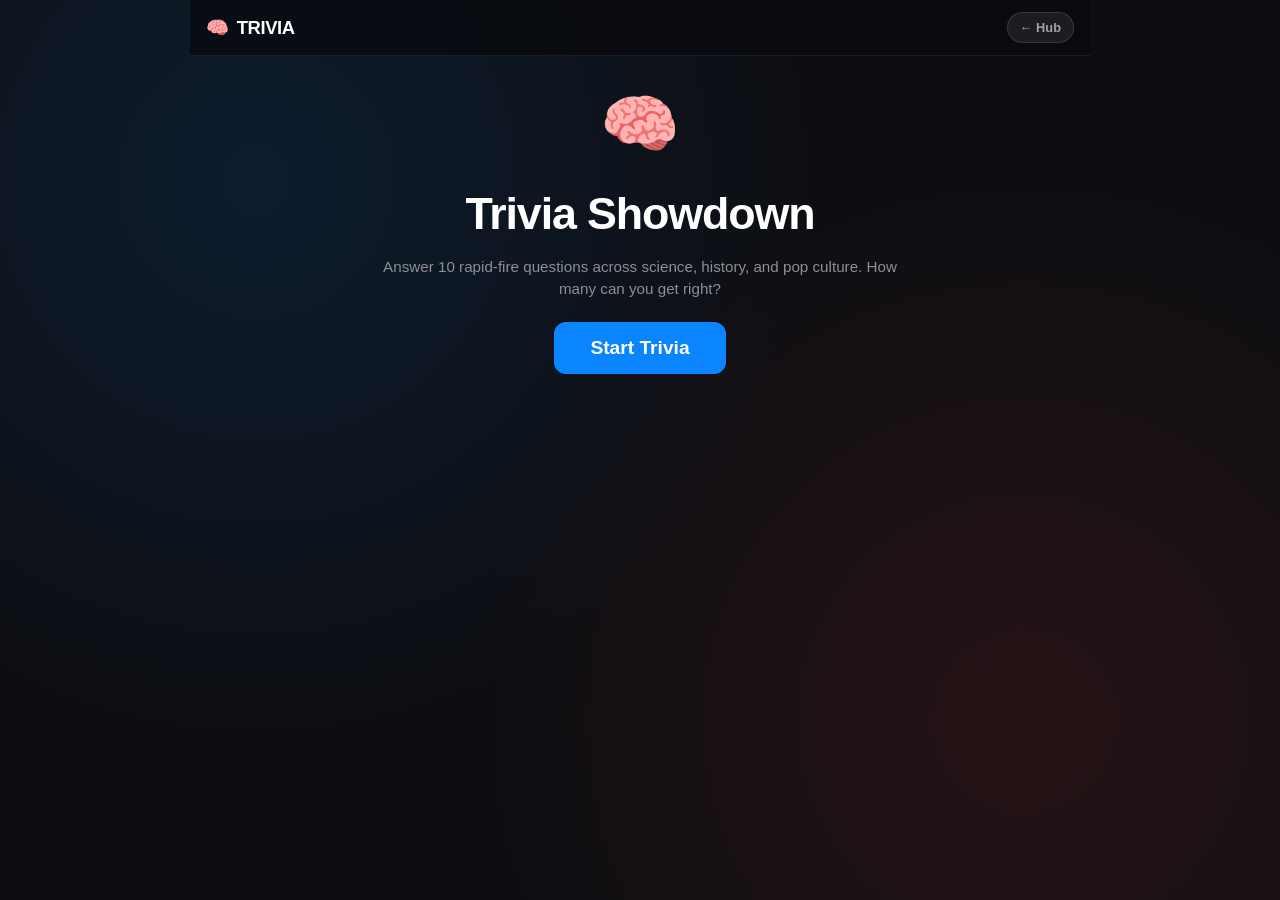
<file: trivia.html>
<!DOCTYPE html>
<html lang="en">
<head>
<meta charset="UTF-8">
<meta name="viewport" content="width=device-width, initial-scale=1.0, maximum-scale=1.0, user-scalable=no">
<title>Trivia Showdown - Fast-Paced Quiz Game</title>
<meta name="description" content="Rapid-fire trivia showdown! Test your knowledge across history, science, geography, and pop culture with a 15-second countdown timer.">
<link rel="icon" type="image/svg+xml" href="favicon.svg">
<link rel="manifest" href="site.webmanifest">
<meta name="theme-color" content="#0d0e12">

<!-- Open Graph / Social Previews -->
<meta property="og:type" content="website">
<meta property="og:title" content="Trivia Showdown - Play Quiz Online">
<meta property="og:description" content="Put your knowledge to the test with rapid-fire questions across science, history, and pop culture!">
<meta property="og:image" content="favicon.svg">

<!-- Twitter Card -->
<meta name="twitter:card" content="summary">
<meta name="twitter:title" content="Trivia Showdown - Play Quiz Online">
<meta name="twitter:description" content="10 rapid questions, 15s timer. How high can you score?">
<meta name="twitter:image" content="favicon.svg">

<!-- iOS Mobile Web App -->
<meta name="apple-mobile-web-app-capable" content="yes">
<meta name="apple-mobile-web-app-status-bar-style" content="black-translucent">
<meta name="apple-mobile-web-app-title" content="Trivia">

<!-- Shared Design System -->
<link rel="stylesheet" href="css/common.css">

<!-- Shared Modular Libraries -->
<script src="js/shared/ui.js"></script>
<script src="js/shared/audio.js"></script>
<style>
  * { box-sizing: border-box; margin: 0; padding: 0; }
  body {
    font-family: -apple-system, BlinkMacSystemFont, "Segoe UI", Roboto, Helvetica, Arial, sans-serif;
    background: #0d0e12;
    background-image: 
      radial-gradient(circle at 20% 20%, rgba(10, 132, 255, 0.12) 0%, transparent 45%),
      radial-gradient(circle at 80% 80%, rgba(255, 59, 48, 0.10) 0%, transparent 45%);
    color: white;
    min-height: 100vh;
    display: flex;
    flex-direction: column;
    align-items: center;
    justify-content: flex-start;
    padding: 0 16px 60px;
  }

  /* Top Navigation Strip */
  .top-navbar {
    width: 100%;
    max-width: 900px;
    height: 56px;
    display: flex;
    align-items: center;
    justify-content: space-between;
    padding: 0 16px;
    margin-bottom: 24px;
    border-bottom: 1px solid rgba(255, 255, 255, 0.08);
    background: rgba(10, 11, 16, 0.85);
    backdrop-filter: blur(12px);
    position: sticky;
    top: 0;
    z-index: 200;
  }

  .nav-brand {
    display: flex;
    align-items: center;
    gap: 8px;
    font-weight: 800;
    font-size: 1.15rem;
    letter-spacing: -0.02em;
    color: #fff;
    text-decoration: none;
  }

  .nav-controls {
    display: flex;
    align-items: center;
    gap: 10px;
  }

  .nav-pill-btn, .back-btn {
    padding: 6px 12px;
    font-size: 0.8rem;
    font-weight: 600;
    border-radius: 999px;
    background: rgba(255, 255, 255, 0.08);
    color: #a1a1a6;
    border: 1px solid rgba(255, 255, 255, 0.12);
    cursor: pointer;
    text-decoration: none;
    display: inline-flex;
    align-items: center;
    gap: 5px;
    transition: all 0.2s;
  }
  .nav-pill-btn:hover, .back-btn:hover {
    background: rgba(255, 255, 255, 0.16);
    color: #fff;
  }

  .screen {
    display: none;
    flex-direction: column;
    align-items: center;
    text-align: center;
    width: min(92vw, 540px);
  }
  .screen.active { display: flex; }

  h1 { font-size: 2.8rem; margin-bottom: 12px; }
  .subtitle { font-size: 1.15rem; color: #8e8e93; margin-bottom: 28px; line-height: 1.5; }

  .card-box {
    background: #17181e;
    border: 1px solid rgba(255, 255, 255, 0.1);
    border-radius: 20px;
    padding: 28px;
    width: 100%;
    box-shadow: 0 16px 36px rgba(0,0,0,0.4);
    margin-bottom: 20px;
  }

  .stats-bar {
    display: flex;
    justify-content: space-between;
    align-items: center;
    width: 100%;
    margin-bottom: 18px;
    font-size: 1rem;
    color: #8e8e93;
    font-weight: 600;
  }
  .timer-pill {
    background: rgba(255, 69, 58, 0.15);
    color: #FF453A;
    border: 1px solid rgba(255, 69, 58, 0.3);
    padding: 4px 12px;
    border-radius: 999px;
  }
  .score-pill {
    background: rgba(50, 215, 75, 0.15);
    color: #32D74B;
    border: 1px solid rgba(50, 215, 75, 0.3);
    padding: 4px 12px;
    border-radius: 999px;
  }

  .question-text {
    font-size: 1.35rem;
    font-weight: 700;
    line-height: 1.4;
    min-height: 60px;
    display: flex;
    align-items: center;
    justify-content: center;
    margin-bottom: 24px;
  }

  .options-grid {
    display: flex;
    flex-direction: column;
    gap: 12px;
    width: 100%;
  }

  .option-btn {
    width: 100%;
    padding: 16px 20px;
    font-size: 1.05rem;
    font-weight: 600;
    text-align: left;
    background: rgba(255, 255, 255, 0.05);
    border: 1px solid rgba(255, 255, 255, 0.12);
    border-radius: 12px;
    color: #f5f5f7;
    cursor: pointer;
    transition: all 0.2s;
  }
  .option-btn:hover:not(:disabled) {
    background: rgba(255, 255, 255, 0.12);
    border-color: #0A84FF;
    transform: translateY(-2px);
  }
  .option-btn.correct {
    background: rgba(50, 215, 75, 0.3) !important;
    border-color: #32D74B !important;
    color: #32D74B !important;
  }
  .option-btn.wrong {
    background: rgba(255, 69, 58, 0.3) !important;
    border-color: #FF453A !important;
    color: #FF453A !important;
  }

  .cta-btn {
    padding: 15px 36px;
    font-size: 1.2rem;
    font-weight: 700;
    background: #0A84FF;
    color: white;
    border: none;
    border-radius: 12px;
    cursor: pointer;
    transition: background 0.2s, transform 0.15s;
  }
  .cta-btn:hover { background: #0071e3; transform: scale(1.02); }
  .cta-btn:active { background: #0060c0; transform: scale(0.98); }
</style>
</head>
<body>

<!-- Top Navbar Strip -->
<nav class="top-navbar">
  <a href="index.html" class="nav-brand">
    <span>🧠</span>
    <span>TRIVIA</span>
  </a>

  <div class="nav-controls">
    <a href="index.html" class="nav-pill-btn">← Hub</a>
  </div>
</nav>

<!-- Start Screen -->
<div id="start-screen" class="screen active">
  <span style="font-size: 4rem; margin-bottom: 12px;">🧠</span>
  <h1>Trivia Showdown</h1>
  <p class="subtitle">Answer 10 rapid-fire questions across science, history, and pop culture. How many can you get right?</p>
  <button class="cta-btn" onclick="startTrivia()">Start Trivia</button>
</div>

<!-- Game Screen -->
<div id="game-screen" class="screen">
  <div class="stats-bar">
    <span id="question-count">Question 1 of 10</span>
    <span class="timer-pill" id="timer">15s</span>
    <span class="score-pill" id="score-display">Score: 0</span>
  </div>

  <div class="card-box">
    <div class="question-text" id="question-text">Loading question...</div>
    <div class="options-grid" id="options-grid"></div>
  </div>
</div>

<!-- End Screen -->
<div id="end-screen" class="screen">
  <span style="font-size: 4rem; margin-bottom: 12px;" id="result-icon">🏆</span>
  <h1>Trivia Complete!</h1>
  <p class="subtitle">You scored <span id="final-score" style="color: #32D74B; font-weight: bold;">0</span> out of 10!</p>
  <div style="display: flex; gap: 14px; margin-top: 10px;">
    <button class="cta-btn" onclick="startTrivia()">Play Again</button>
    <a href="index.html" style="text-decoration: none;">
      <button class="cta-btn" type="button" style="background: rgba(255, 255, 255, 0.12);">All Games</button>
    </a>
  </div>
</div>

<script>
  const triviaQuestions = [
    {
      question: "Which planet is known as the Red Planet?",
      options: ["Venus", "Mars", "Jupiter", "Saturn"],
      answer: 1
    },
    {
      question: "What is the capital city of Australia?",
      options: ["Sydney", "Melbourne", "Canberra", "Brisbane"],
      answer: 2
    },
    {
      question: "Who painted the Mona Lisa?",
      options: ["Vincent van Gogh", "Pablo Picasso", "Leonardo da Vinci", "Claude Monet"],
      answer: 2
    },
    {
      question: "What is the chemical symbol for Gold?",
      options: ["Ag", "Au", "Fe", "Gd"],
      answer: 1
    },
    {
      question: "How many continents are there on Earth?",
      options: ["5", "6", "7", "8"],
      answer: 2
    },
    {
      question: "Which ocean is the largest on Earth?",
      options: ["Atlantic Ocean", "Indian Ocean", "Arctic Ocean", "Pacific Ocean"],
      answer: 3
    },
    {
      question: "In what year did the Titanic sink?",
      options: ["1912", "1905", "1920", "1898"],
      answer: 0
    },
    {
      question: "What is the hardest natural substance on Earth?",
      options: ["Gold", "Iron", "Diamond", "Platinum"],
      answer: 2
    },
    {
      question: "What gas do plants absorb from the atmosphere for photosynthesis?",
      options: ["Oxygen", "Carbon Dioxide", "Nitrogen", "Hydrogen"],
      answer: 1
    },
    {
      question: "Which country invented paper?",
      options: ["Egypt", "Greece", "China", "India"],
      answer: 2
    }
  ];

  let currentQuestionIndex = 0;
  let score = 0;
  let timeLeft = 15;
  let timerInterval = null;
  let shuffledQuestions = [];

  const startScreen = document.getElementById("start-screen");
  const gameScreen = document.getElementById("game-screen");
  const endScreen = document.getElementById("end-screen");
  const questionCountEl = document.getElementById("question-count");
  const timerEl = document.getElementById("timer");
  const scoreDisplayEl = document.getElementById("score-display");
  const questionTextEl = document.getElementById("question-text");
  const optionsGridEl = document.getElementById("options-grid");
  const finalScoreEl = document.getElementById("final-score");
  const resultIconEl = document.getElementById("result-icon");

  function startTrivia() {
    score = 0;
    currentQuestionIndex = 0;
    shuffledQuestions = triviaQuestions.slice().sort(() => Math.random() - 0.5);

    startScreen.classList.remove("active");
    endScreen.classList.remove("active");
    gameScreen.classList.add("active");

    loadQuestion();
  }

  function loadQuestion() {
    clearInterval(timerInterval);
    timeLeft = 15;
    timerEl.innerText = `${timeLeft}s`;
    scoreDisplayEl.innerText = `Score: ${score}`;
    questionCountEl.innerText = `Question ${currentQuestionIndex + 1} of ${shuffledQuestions.length}`;

    const q = shuffledQuestions[currentQuestionIndex];
    questionTextEl.innerText = q.question;
    optionsGridEl.innerHTML = "";

    q.options.forEach((opt, idx) => {
      const btn = document.createElement("button");
      btn.className = "option-btn";
      btn.innerText = opt;
      btn.onclick = () => selectAnswer(idx);
      optionsGridEl.appendChild(btn);
    });

    timerInterval = setInterval(() => {
      timeLeft--;
      timerEl.innerText = `${timeLeft}s`;
      if (timeLeft <= 0) {
        clearInterval(timerInterval);
        handleTimeout();
      }
    }, 1000);
  }

  function selectAnswer(selectedIndex) {
    clearInterval(timerInterval);
    const q = shuffledQuestions[currentQuestionIndex];
    const buttons = optionsGridEl.querySelectorAll(".option-btn");

    buttons.forEach((btn, idx) => {
      btn.disabled = true;
      if (idx === q.answer) {
        btn.classList.add("correct");
      } else if (idx === selectedIndex) {
        btn.classList.add("wrong");
      }
    });

    if (selectedIndex === q.answer) {
      score++;
      scoreDisplayEl.innerText = `Score: ${score}`;
    }

    setTimeout(nextQuestion, 1200);
  }

  function handleTimeout() {
    const q = shuffledQuestions[currentQuestionIndex];
    const buttons = optionsGridEl.querySelectorAll(".option-btn");
    buttons.forEach((btn, idx) => {
      btn.disabled = true;
      if (idx === q.answer) btn.classList.add("correct");
    });
    setTimeout(nextQuestion, 1200);
  }

  function nextQuestion() {
    currentQuestionIndex++;
    if (currentQuestionIndex < shuffledQuestions.length) {
      loadQuestion();
    } else {
      endTrivia();
    }
  }

  function endTrivia() {
    clearInterval(timerInterval);
    gameScreen.classList.remove("active");
    endScreen.classList.add("active");
    finalScoreEl.innerText = score;

    if (score >= 8) {
      resultIconEl.innerText = "🏆";
    } else if (score >= 5) {
      resultIconEl.innerText = "⭐";
    } else {
      resultIconEl.innerText = "💡";
    }
  }
</script>
</body>
</html>
</file>
<file: css/common.css>
/* ==========================================================================
   PARTY GAMES SUITE - SHARED DESIGN SYSTEM (common.css)
   Clean, modern, zero-dependency dark-mode UI for all games.
   ========================================================================== */

/* 1. Reset & Box Model */
*, *::before, *::after {
  box-sizing: border-box;
  margin: 0;
  padding: 0;
  -webkit-tap-highlight-color: transparent;
}

/* 2. Global Design Tokens */
:root {
  --font-family: -apple-system, BlinkMacSystemFont, "Segoe UI", Roboto, Helvetica, Arial, sans-serif;
  
  /* Backgrounds & Surfaces */
  --bg-dark: #0a0b10;
  --card-bg: #14161f;
  --card-surface: #1a1c28;
  --card-border: rgba(255, 255, 255, 0.08);
  --border-soft: rgba(255, 255, 255, 0.08);
  --border-hover: rgba(255, 255, 255, 0.16);
  
  /* Brand Accents */
  --accent-cyan: #00f2fe;
  --accent-blue: #0a84ff;
  --accent-orange: #ff7e40;
  --accent-gold: #ffd60a;
  --accent-green: #30d158;
  --accent-red: #ff3b30;
  --accent-purple: #bf5af2;
  
  /* Text */
  --text-primary: #f5f5f7;
  --text-secondary: #8e8e93;
  --text-muted: #636366;
}

/* 3. Base Body */
body {
  font-family: var(--font-family);
  background-color: var(--bg-dark);
  color: var(--text-primary);
  min-height: 100vh;
  display: flex;
  flex-direction: column;
  align-items: center;
  justify-content: flex-start;
  overflow-x: hidden;
  touch-action: manipulation;
  line-height: 1.4;
}

/* 4. Top Navigation Bar (Standardized Across All Games) */
.top-navbar {
  width: 100%;
  max-width: 960px;
  height: 56px;
  display: flex;
  align-items: center;
  justify-content: space-between;
  padding: 0 16px;
  border-bottom: 1px solid var(--border-soft);
  background: rgba(10, 11, 16, 0.88);
  backdrop-filter: blur(14px);
  -webkit-backdrop-filter: blur(14px);
  position: sticky;
  top: 0;
  z-index: 200;
}

.nav-brand {
  display: flex;
  align-items: center;
  gap: 8px;
  font-weight: 800;
  font-size: 1.15rem;
  letter-spacing: -0.02em;
  color: #fff;
  text-decoration: none;
  transition: opacity 0.2s;
}
.nav-brand:hover {
  opacity: 0.9;
}

.nav-controls {
  display: flex;
  align-items: center;
  gap: 10px;
}

.nav-pill-btn, .back-btn {
  padding: 6px 14px;
  font-size: 0.82rem;
  font-weight: 600;
  border-radius: 999px;
  background: rgba(255, 255, 255, 0.08);
  color: #d1d1d6;
  border: 1px solid rgba(255, 255, 255, 0.14);
  cursor: pointer;
  text-decoration: none;
  display: inline-flex;
  align-items: center;
  gap: 6px;
  transition: all 0.2s ease;
  user-select: none;
}
.nav-pill-btn:hover, .back-btn:hover {
  background: rgba(255, 255, 255, 0.16);
  color: #ffffff;
  transform: translateY(-1px);
}
.nav-pill-btn:active, .back-btn:active {
  transform: scale(0.97);
}

/* Network Status Indicator */
.network-status-dot, .network-dot {
  width: 9px;
  height: 9px;
  border-radius: 50%;
  display: inline-block;
  background: var(--accent-red);
  box-shadow: 0 0 8px rgba(255, 59, 48, 0.6);
  transition: background 0.3s, box-shadow 0.3s;
}
.network-status-dot.connected, .network-dot.connected {
  background: var(--accent-green);
  box-shadow: 0 0 10px rgba(48, 209, 88, 0.8);
}
.network-status-dot.connecting, .network-dot.connecting {
  background: var(--accent-gold);
  box-shadow: 0 0 10px rgba(255, 214, 10, 0.8);
  animation: pulseDot 1s infinite alternate;
}
.network-status-dot.solo, .network-dot.solo {
  background: var(--accent-cyan);
  box-shadow: 0 0 10px rgba(0, 242, 254, 0.8);
}

@keyframes pulseDot {
  from { opacity: 0.4; }
  to { opacity: 1; }
}

/* 5. App Container & Screen Lifecycle */
.app-container {
  width: 100%;
  max-width: 680px;
  padding: 20px 16px 40px;
  display: flex;
  flex-direction: column;
  align-items: center;
  flex: 1;
}

.screen {
  width: 100%;
  display: none;
  flex-direction: column;
  align-items: center;
  animation: fadeInScreen 0.22s ease-out;
}
.screen.active {
  display: flex;
}

@keyframes fadeInScreen {
  from { opacity: 0; transform: translateY(6px); }
  to { opacity: 1; transform: translateY(0); }
}

/* 6. Standard Typography */
h1 {
  font-size: 2.1rem;
  font-weight: 800;
  letter-spacing: -0.025em;
  margin-bottom: 8px;
  text-align: center;
  color: #fff;
}
h2 {
  font-size: 1.4rem;
  font-weight: 700;
  letter-spacing: -0.015em;
  margin-bottom: 12px;
}
h3 {
  font-size: 1.1rem;
  font-weight: 700;
  margin-bottom: 8px;
}
p.subtitle {
  color: var(--text-secondary);
  font-size: 0.95rem;
  line-height: 1.45;
  text-align: center;
  margin-bottom: 22px;
  max-width: 520px;
}

/* Badge */
.hero-badge {
  display: inline-flex;
  align-items: center;
  gap: 6px;
  padding: 6px 14px;
  font-size: 0.78rem;
  font-weight: 700;
  text-transform: uppercase;
  letter-spacing: 0.08em;
  background: rgba(0, 242, 254, 0.12);
  border: 1px solid rgba(0, 242, 254, 0.28);
  border-radius: 999px;
  color: var(--accent-cyan);
  margin-bottom: 14px;
}

/* 7. Card Boxes & Containers */
.card-box {
  width: 100%;
  background: var(--card-bg);
  border: 1px solid var(--card-border);
  border-radius: 20px;
  padding: 22px;
  margin-bottom: 20px;
  box-shadow: 0 4px 20px rgba(0, 0, 0, 0.25);
}

.card-box-header {
  display: flex;
  align-items: center;
  justify-content: space-between;
  margin-bottom: 16px;
  font-size: 0.88rem;
  font-weight: 700;
  text-transform: uppercase;
  letter-spacing: 0.06em;
  color: var(--text-secondary);
}

/* 8. Buttons */
.btn-primary {
  width: 100%;
  padding: 15px 24px;
  font-size: 1.05rem;
  font-weight: 700;
  border-radius: 14px;
  border: none;
  background: linear-gradient(135deg, #00f2fe 0%, #0a84ff 100%);
  color: #ffffff;
  cursor: pointer;
  box-shadow: 0 8px 24px rgba(10, 132, 255, 0.35);
  transition: transform 0.15s, box-shadow 0.2s, opacity 0.2s;
  display: flex;
  align-items: center;
  justify-content: center;
  gap: 8px;
  user-select: none;
}
.btn-primary:hover {
  transform: translateY(-2px);
  box-shadow: 0 12px 28px rgba(0, 242, 254, 0.45);
}
.btn-primary:active {
  transform: scale(0.98);
}
.btn-primary:disabled {
  opacity: 0.45;
  cursor: not-allowed;
  transform: none;
  box-shadow: none;
}

.btn-secondary {
  padding: 11px 18px;
  font-size: 0.92rem;
  font-weight: 600;
  background: rgba(255, 255, 255, 0.08);
  color: var(--text-primary);
  border: 1px solid rgba(255, 255, 255, 0.12);
  border-radius: 12px;
  cursor: pointer;
  transition: all 0.2s ease;
  display: inline-flex;
  align-items: center;
  justify-content: center;
  gap: 6px;
  user-select: none;
}
.btn-secondary:hover {
  background: rgba(255, 255, 255, 0.15);
  color: #fff;
}
.btn-secondary:active {
  transform: scale(0.98);
}
.btn-secondary:disabled {
  opacity: 0.4;
  cursor: not-allowed;
  transform: none;
}

/* 9. Form Inputs */
.input-label {
  display: block;
  font-size: 0.85rem;
  font-weight: 600;
  color: #a1a1a6;
  margin-bottom: 8px;
  text-align: left;
}

.text-input {
  width: 100%;
  padding: 14px 16px;
  font-size: 1.05rem;
  background: rgba(255, 255, 255, 0.05);
  border: 1px solid rgba(255, 255, 255, 0.12);
  border-radius: 12px;
  color: #ffffff;
  outline: none;
  transition: border-color 0.2s, box-shadow 0.2s;
  margin-bottom: 16px;
  font-family: inherit;
}
.text-input:focus {
  border-color: var(--accent-cyan);
  box-shadow: 0 0 12px rgba(0, 242, 254, 0.3);
}

/* 10. Avatar Picker */
.avatar-row {
  display: flex;
  gap: 8px;
  overflow-x: auto;
  padding-bottom: 8px;
  margin-bottom: 16px;
  scrollbar-width: thin;
}
.avatar-btn {
  width: 48px;
  height: 48px;
  border-radius: 12px;
  background: rgba(255, 255, 255, 0.05);
  border: 1px solid var(--border-soft);
  font-size: 1.5rem;
  cursor: pointer;
  display: flex;
  align-items: center;
  justify-content: center;
  flex-shrink: 0;
  transition: all 0.2s ease;
}
.avatar-btn:hover {
  background: rgba(255, 255, 255, 0.12);
}
.avatar-btn.selected {
  background: rgba(0, 242, 254, 0.2);
  border-color: var(--accent-cyan);
  box-shadow: 0 0 12px rgba(0, 242, 254, 0.4);
  transform: scale(1.08);
}

/* 11. Pill Radio Options */
.pill-group {
  display: flex;
  gap: 8px;
  flex-wrap: wrap;
  margin-bottom: 16px;
}
.pill-option {
  flex: 1;
  min-width: 80px;
  padding: 10px 14px;
  font-size: 0.88rem;
  font-weight: 600;
  text-align: center;
  background: rgba(255, 255, 255, 0.05);
  border: 1px solid rgba(255, 255, 255, 0.1);
  border-radius: 10px;
  color: #a1a1a6;
  cursor: pointer;
  transition: all 0.2s;
  user-select: none;
}
.pill-option:hover {
  background: rgba(255, 255, 255, 0.1);
  color: #fff;
}
.pill-option.selected {
  background: linear-gradient(135deg, #00f2fe 0%, #0a84ff 100%);
  border-color: var(--accent-cyan);
  color: #fff;
  box-shadow: 0 4px 12px rgba(0, 242, 254, 0.35);
}

/* 12. Room Code Display Banner in Lobby */
.room-code-display {
  display: flex;
  align-items: center;
  justify-content: space-between;
  background: rgba(255, 255, 255, 0.04);
  border: 1px solid rgba(255, 255, 255, 0.1);
  border-radius: 14px;
  padding: 14px 18px;
  margin-bottom: 18px;
  width: 100%;
}
.room-code-val {
  font-size: 1.6rem;
  font-weight: 800;
  letter-spacing: 0.08em;
  color: var(--accent-cyan);
  font-family: ui-monospace, SFMono-Regular, Menlo, Monaco, Consolas, monospace;
}

/* 13. Roster Grid */
.roster-grid {
  display: flex;
  flex-direction: column;
  gap: 8px;
  width: 100%;
  margin-bottom: 16px;
}
.roster-player {
  display: flex;
  align-items: center;
  justify-content: space-between;
  background: rgba(255, 255, 255, 0.05);
  border: 1px solid rgba(255, 255, 255, 0.08);
  border-radius: 12px;
  padding: 10px 14px;
  transition: background 0.2s;
}
.roster-player-info {
  display: flex;
  align-items: center;
  gap: 10px;
}
.roster-avatar {
  font-size: 1.3rem;
}
.roster-name {
  font-weight: 700;
  font-size: 0.95rem;
}
.roster-tag {
  font-size: 0.72rem;
  font-weight: 800;
  padding: 3px 8px;
  border-radius: 999px;
  background: rgba(255, 214, 10, 0.15);
  color: var(--accent-gold);
  border: 1px solid rgba(255, 214, 10, 0.3);
}

/* 14. Modals */
.modal-overlay {
  position: fixed;
  inset: 0;
  background: rgba(0, 0, 0, 0.75);
  backdrop-filter: blur(8px);
  -webkit-backdrop-filter: blur(8px);
  display: none;
  align-items: center;
  justify-content: center;
  padding: 16px;
  z-index: 1000;
  animation: fadeInModal 0.2s ease-out;
}
.modal-overlay.active {
  display: flex;
}

@keyframes fadeInModal {
  from { opacity: 0; }
  to { opacity: 1; }
}

.modal-box {
  background: var(--card-surface);
  border: 1px solid var(--border-soft);
  border-radius: 20px;
  max-width: 500px;
  width: 100%;
  padding: 24px;
  box-shadow: 0 16px 40px rgba(0, 0, 0, 0.5);
  animation: scaleInModal 0.25s cubic-bezier(0.16, 1, 0.3, 1);
}

@keyframes scaleInModal {
  from { opacity: 0; transform: scale(0.95); }
  to { opacity: 1; transform: scale(1); }
}

/* 15. Canvas Confetti */
#confetti-canvas {
  position: fixed;
  top: 0;
  left: 0;
  width: 100vw;
  height: 100vh;
  pointer-events: none;
  z-index: 1500;
}

/* 16. Toast Notifications */
#toast, .toast-notification {
  position: fixed;
  bottom: 28px;
  left: 50%;
  transform: translateX(-50%) translateY(120px);
  background: rgba(18, 24, 38, 0.95);
  backdrop-filter: blur(12px);
  -webkit-backdrop-filter: blur(12px);
  border: 1px solid rgba(255, 255, 255, 0.2);
  color: #fff;
  padding: 12px 24px;
  border-radius: 9999px;
  font-size: 0.92rem;
  font-weight: 600;
  box-shadow: 0 12px 35px rgba(0, 0, 0, 0.55);
  pointer-events: none;
  opacity: 0;
  transition: transform 0.3s cubic-bezier(0.16, 1, 0.3, 1), opacity 0.3s ease;
  z-index: 10000;
  display: flex;
  align-items: center;
  gap: 8px;
  max-width: 90vw;
  text-align: center;
}
#toast.show, .toast-notification.show {
  transform: translateX(-50%) translateY(0);
  opacity: 1;
}
</file>
